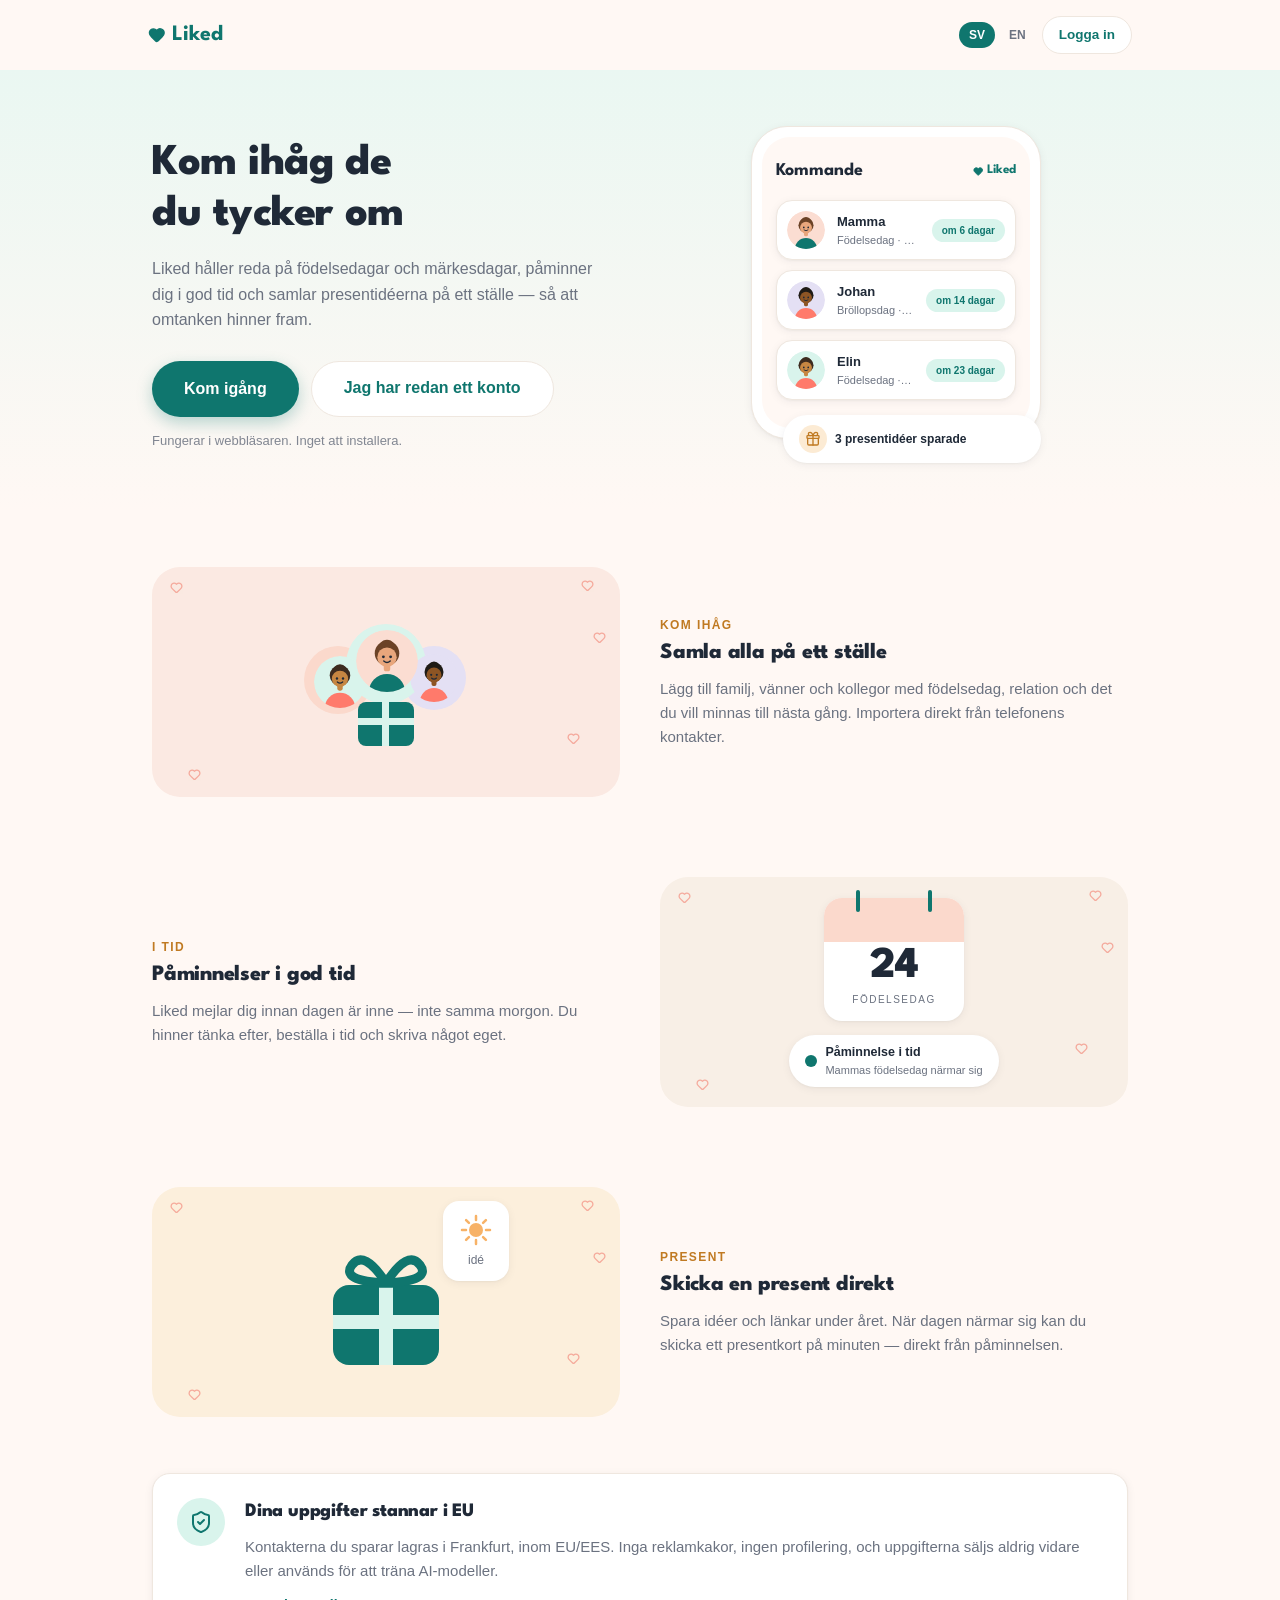
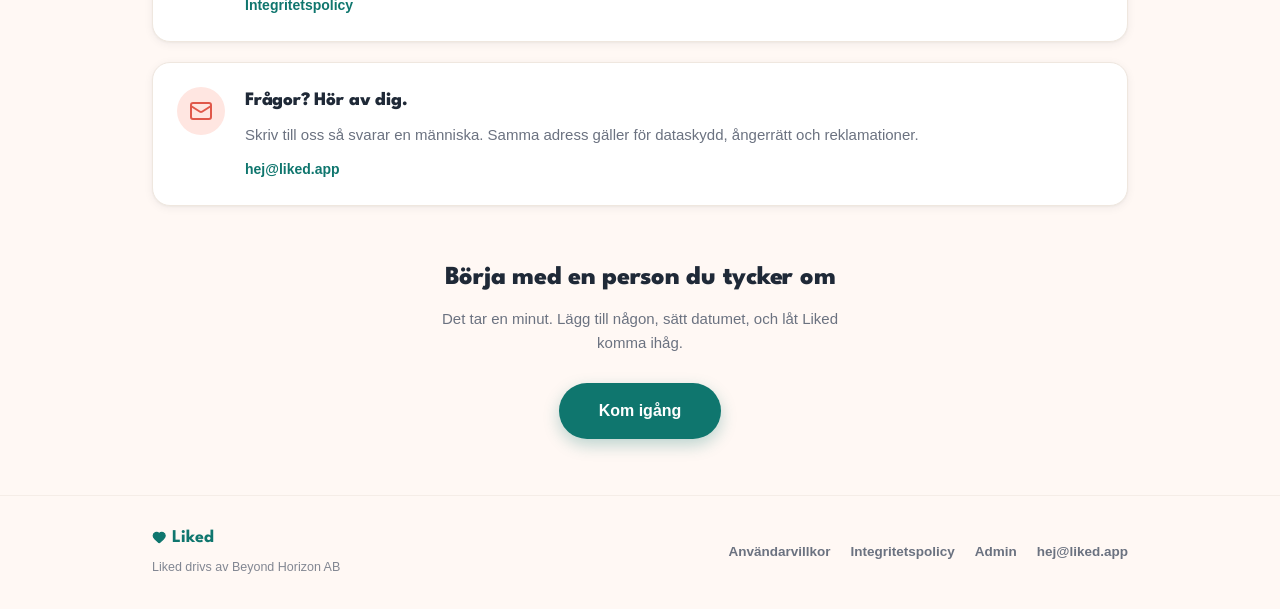
<file: index.html>
<!doctype html>
<!--
  Liked — landningssidan på liked.app (svenska).

  Statisk sida, ingen byggkedja: den här filen och styles.css är hela sajten. Allt
  som handlar om själva appen — konto, inloggning, villkor, integritet — ligger på
  app.liked.app. Ingen länk härifrån pekar tillbaka på liked.app/nånting, eftersom
  det bara är den här sidan som bor här.

  Engelska versionen ligger i en/index.html och är samma markup med översatt text.
  De två filerna har ingen gemensam källa — ändras den ena måste den andra ändras
  samtidigt.

  Länkarna till systersidan och till stilmallen är relativa med flit: sidan ska fungera
  oavsett om den ligger på roten av en domän eller under en undersökväg. Skriv aldrig om
  dem till /styles.css.
-->
<html lang="sv">
  <head>
    <meta charset="utf-8" />
    <meta name="viewport" content="width=device-width, initial-scale=1, viewport-fit=cover" />
    <meta name="theme-color" content="#FFF8F4" media="(prefers-color-scheme: light)" />
    <meta name="theme-color" content="#17211F" media="(prefers-color-scheme: dark)" />

    <!--
      Ägarverifiering för Google Search Console. Egendomen https://liked.app/ är redan
      verifierad med exakt den här taggen (den satt i appens src/routes/__root.tsx när
      liked.app pekade på appen). Nu är det den här sajten som svarar på adressen, så
      taggen måste följa med hit — annars tappas verifieringen vid nästa kontroll.
    -->
    <meta name="google-site-verification" content="Lhon6hnaoRQULPrVS2j6q814wp-fIXaMvegh_9Yv-M0" />

    <title>Liked — Kom ihåg de du tycker om</title>
    <meta
      name="description"
      content="Personlig app som hjälper dig komma ihåg människor du tycker om och planera omtänksamma presenter."
    />
    <link rel="canonical" href="https://liked.app/" />
    <link rel="alternate" hreflang="sv" href="https://liked.app/" />
    <link rel="alternate" hreflang="en" href="https://liked.app/en/" />
    <link rel="alternate" hreflang="x-default" href="https://liked.app/" />

    <meta property="og:site_name" content="Liked" />
    <meta property="og:type" content="website" />
    <meta property="og:url" content="https://liked.app/" />
    <meta property="og:locale" content="sv_SE" />
    <meta property="og:locale:alternate" content="en_GB" />
    <meta property="og:title" content="Liked — Kom ihåg de du tycker om" />
    <meta
      property="og:description"
      content="Kom ihåg de du tycker om och planera omtänksamma presenter."
    />
    <meta property="og:image" content="https://liked.app/og-image.png" />
    <meta property="og:image:width" content="1200" />
    <meta property="og:image:height" content="630" />
    <meta
      property="og:image:alt"
      content="Liked — appen som påminner dig om de du tycker om"
    />
    <meta name="twitter:card" content="summary_large_image" />
    <meta name="twitter:title" content="Liked — Kom ihåg de du tycker om" />
    <meta
      name="twitter:description"
      content="Kom ihåg de du tycker om och planera omtänksamma presenter."
    />
    <meta name="twitter:image" content="https://liked.app/og-image.png" />

    <link rel="icon" href="favicon.svg" type="image/svg+xml" />
    <link rel="icon" href="favicon-48.png" type="image/png" sizes="48x48" />
    <link rel="apple-touch-icon" href="apple-touch-icon.png" sizes="180x180" />

    <link rel="preconnect" href="https://fonts.googleapis.com" />
    <link rel="preconnect" href="https://fonts.gstatic.com" crossorigin />
    <link
      rel="stylesheet"
      href="https://fonts.googleapis.com/css2?family=League+Spartan:wght@300;400;500;600;700;800&display=swap"
    />
    <link rel="stylesheet" href="styles.css" />

    <!--
      Strukturerad data: vad sajten är (WebSite) och vad den beskriver (SoftwareApplication).
      Bara påståenden som är sanna i dag och syns på sidan — påhittade betyg eller
      erbjudanden är vad som förvandlar ett rikt sökresultat till en manuell åtgärd.
    -->
    <script type="application/ld+json">
      {
        "@context": "https://schema.org",
        "@graph": [
          {
            "@type": "Organization",
            "@id": "https://liked.app/#organization",
            "name": "Beyond Horizon AB",
            "url": "https://liked.app/",
            "email": "hej@liked.app"
          },
          {
            "@type": "WebSite",
            "@id": "https://liked.app/#website",
            "url": "https://liked.app/",
            "name": "Liked",
            "description": "Personlig app som hjälper dig komma ihåg människor du tycker om och planera omtänksamma presenter.",
            "inLanguage": ["sv-SE", "en-GB"],
            "publisher": { "@id": "https://liked.app/#organization" }
          },
          {
            "@type": "SoftwareApplication",
            "@id": "https://liked.app/#app",
            "name": "Liked",
            "url": "https://app.liked.app/",
            "applicationCategory": "LifestyleApplication",
            "operatingSystem": "Web",
            "inLanguage": ["sv-SE", "en-GB"],
            "image": "https://liked.app/og-image.png",
            "description": "Personlig app som hjälper dig komma ihåg människor du tycker om och planera omtänksamma presenter.",
            "offers": {
              "@type": "Offer",
              "price": "0",
              "priceCurrency": "SEK"
            },
            "publisher": { "@id": "https://liked.app/#organization" }
          }
        ]
      }
    </script>
    <script src="site.js" defer></script>
  </head>

  <body>
    <a class="skip-link" href="#innehall">Hoppa till innehållet</a>

    <header class="site-header container">
      <span class="wordmark">
        <svg
          viewBox="0 0 24 24"
          fill="currentColor"
          stroke="currentColor"
          stroke-width="2"
          stroke-linejoin="round"
          aria-hidden="true"
        >
          <path
            d="M2 9.5a5.5 5.5 0 0 1 9.591-3.676.56.56 0 0 0 .818 0A5.49 5.49 0 0 1 22 9.5c0 2.29-1.5 4-3 5.5l-5.492 5.313a2 2 0 0 1-3 .019L5 15c-1.5-1.5-3-3.2-3-5.5"
          />
        </svg>
        Liked
      </span>
      <div class="header-right">
        <nav class="lang-toggle" aria-label="Språk">
          <a href="./" aria-current="true" hreflang="sv" lang="sv">SV</a>
          <a href="en/" hreflang="en" lang="en">EN</a>
        </nav>
        <a class="btn-sm" href="https://app.liked.app/login">Logga in</a>
      </div>
    </header>

    <main id="innehall">
      <!-- Hero — mint→cream-bandet som inloggningen använder, så sidorna hör ihop. -->
      <div class="hero">
        <div class="hero-inner container">
          <div class="hero-copy">
            <h1>Kom ihåg de
du tycker om</h1>
            <p class="hero-body">
              Liked håller reda på födelsedagar och märkesdagar, påminner dig i god tid och
              samlar presentidéerna på ett ställe — så att omtanken hinner fram.
            </p>

            <div class="hero-actions">
              <a class="btn btn-primary" href="https://app.liked.app/onboarding">Kom igång</a>
              <a class="btn btn-secondary" href="https://app.liked.app/login"
                >Jag har redan ett konto</a
              >
            </div>
            <p class="hero-note">Fungerar i webbläsaren. Inget att installera.</p>
          </div>

          <!--
            En stiliserad bild av appens Datum-flöde, ritad med samma kort, avatarer och
            chip som skärmen använder på riktigt — inte en skärmdump som blir gammal vid
            nästa designändring. Dekorativ: skärmläsare ska inte läsa upp påhittade namn
            och datum.
          -->
          <div class="hero-art">
            <div class="shot" aria-hidden="true">
              <div class="shot-frame">
                <div class="shot-screen">
                  <div class="shot-head">
                    <span class="shot-head-title">Kommande</span>
                    <span class="wordmark" style="font-size: 13px">
                      <svg
                        viewBox="0 0 24 24"
                        fill="currentColor"
                        stroke="currentColor"
                        stroke-width="2"
                        stroke-linejoin="round"
                      >
                        <path
                          d="M2 9.5a5.5 5.5 0 0 1 9.591-3.676.56.56 0 0 0 .818 0A5.49 5.49 0 0 1 22 9.5c0 2.29-1.5 4-3 5.5l-5.492 5.313a2 2 0 0 1-3 .019L5 15c-1.5-1.5-3-3.2-3-5.5"
                        />
                      </svg>
                      Liked
                    </span>
                  </div>
                  <div class="shot-rows">
                    <div class="shot-row">
                      <svg class="avatar avatar-0" width="38" height="38" viewBox="0 0 48 48">
                        <circle cx="24" cy="24" r="24" fill="var(--av-bg)" />
                        <path d="M10 48 a14 14 0 0 1 28 0 Z" fill="var(--av-shirt)" />
                        <rect x="21.5" y="26" width="5" height="6" rx="2" fill="var(--av-skin)" />
                        <circle cx="24" cy="18" r="9.5" fill="var(--av-hair)" />
                        <circle cx="24" cy="21" r="7.5" fill="var(--av-skin)" />
                        <path
                          d="M16.5 18.5 a7.5 7.5 0 0 1 15 0 l0 -2 a7.5 9 0 0 0 -15 0 Z"
                          fill="var(--av-hair)"
                        />
                        <circle cx="21.2" cy="20.8" r="1.1" fill="#1F2937" />
                        <circle cx="26.8" cy="20.8" r="1.1" fill="#1F2937" />
                        <path
                          d="M21.5 24 Q24 26.2 26.5 24"
                          stroke="#1F2937"
                          stroke-width="1.1"
                          stroke-linecap="round"
                          fill="none"
                        />
                      </svg>
                      <div class="shot-row-text">
                        <p class="shot-row-name">Mamma</p>
                        <p class="shot-row-meta">Födelsedag · 24 sep</p>
                      </div>
                      <span class="shot-badge">om 6 dagar</span>
                    </div>
                    <div class="shot-row">
                      <svg class="avatar avatar-3" width="38" height="38" viewBox="0 0 48 48">
                        <circle cx="24" cy="24" r="24" fill="var(--av-bg)" />
                        <path d="M10 48 a14 14 0 0 1 28 0 Z" fill="var(--av-shirt)" />
                        <rect x="21.5" y="26" width="5" height="6" rx="2" fill="var(--av-skin)" />
                        <circle cx="24" cy="18" r="9.5" fill="var(--av-hair)" />
                        <circle cx="24" cy="21" r="7.5" fill="var(--av-skin)" />
                        <path
                          d="M16.5 18.5 a7.5 7.5 0 0 1 15 0 l0 -2 a7.5 9 0 0 0 -15 0 Z"
                          fill="var(--av-hair)"
                        />
                        <circle cx="21.2" cy="20.8" r="1.1" fill="#1F2937" />
                        <circle cx="26.8" cy="20.8" r="1.1" fill="#1F2937" />
                        <path
                          d="M21.5 24 Q24 26.2 26.5 24"
                          stroke="#1F2937"
                          stroke-width="1.1"
                          stroke-linecap="round"
                          fill="none"
                        />
                      </svg>
                      <div class="shot-row-text">
                        <p class="shot-row-name">Johan</p>
                        <p class="shot-row-meta">Bröllopsdag · 2 okt</p>
                      </div>
                      <span class="shot-badge">om 14 dagar</span>
                    </div>
                    <div class="shot-row">
                      <svg class="avatar avatar-1" width="38" height="38" viewBox="0 0 48 48">
                        <circle cx="24" cy="24" r="24" fill="var(--av-bg)" />
                        <path d="M10 48 a14 14 0 0 1 28 0 Z" fill="var(--av-shirt)" />
                        <rect x="21.5" y="26" width="5" height="6" rx="2" fill="var(--av-skin)" />
                        <circle cx="24" cy="18" r="9.5" fill="var(--av-hair)" />
                        <circle cx="24" cy="21" r="7.5" fill="var(--av-skin)" />
                        <path
                          d="M16.5 18.5 a7.5 7.5 0 0 1 15 0 l0 -2 a7.5 9 0 0 0 -15 0 Z"
                          fill="var(--av-hair)"
                        />
                        <circle cx="21.2" cy="20.8" r="1.1" fill="#1F2937" />
                        <circle cx="26.8" cy="20.8" r="1.1" fill="#1F2937" />
                        <path
                          d="M21.5 24 Q24 26.2 26.5 24"
                          stroke="#1F2937"
                          stroke-width="1.1"
                          stroke-linecap="round"
                          fill="none"
                        />
                      </svg>
                      <div class="shot-row-text">
                        <p class="shot-row-name">Elin</p>
                        <p class="shot-row-meta">Födelsedag · 11 okt</p>
                      </div>
                      <span class="shot-badge">om 23 dagar</span>
                    </div>
                  </div>
                </div>
              </div>

              <!-- Presentidéerna som ligger och väntar — flyter utanför ramen. -->
              <div class="shot-idea">
                <span class="shot-idea-icon">
                  <svg
                    viewBox="0 0 24 24"
                    fill="none"
                    stroke="currentColor"
                    stroke-width="2"
                    stroke-linecap="round"
                    stroke-linejoin="round"
                  >
                    <path d="M12 7v14" />
                    <path d="M20 11v8a2 2 0 0 1-2 2H6a2 2 0 0 1-2-2v-8" />
                    <path d="M7.5 7a1 1 0 0 1 0-5A4.8 8 0 0 1 12 7a4.8 8 0 0 1 4.5-5 1 1 0 0 1 0 5" />
                    <rect x="3" y="7" width="18" height="4" rx="1" />
                  </svg>
                </span>
                <span class="shot-idea-text">3 presentidéer sparade</span>
              </div>
            </div>
          </div>
        </div>
      </div>

      <div class="container">
        <div class="features">
          <section class="feature">
            <div class="feature-art">
              <div class="panel panel-1">
                <svg
                  class="panel-heart panel-heart-1"
                  viewBox="0 0 24 24"
                  fill="none"
                  stroke="currentColor"
                  stroke-width="2.4"
                  stroke-linecap="round"
                  stroke-linejoin="round"
                  aria-hidden="true"
                >
                  <path
                    d="M2 9.5a5.5 5.5 0 0 1 9.591-3.676.56.56 0 0 0 .818 0A5.49 5.49 0 0 1 22 9.5c0 2.29-1.5 4-3 5.5l-5.492 5.313a2 2 0 0 1-3 .019L5 15c-1.5-1.5-3-3.2-3-5.5"
                  />
                </svg>
                <svg
                  class="panel-heart panel-heart-2"
                  viewBox="0 0 24 24"
                  fill="none"
                  stroke="currentColor"
                  stroke-width="2.4"
                  stroke-linecap="round"
                  stroke-linejoin="round"
                  aria-hidden="true"
                >
                  <path
                    d="M2 9.5a5.5 5.5 0 0 1 9.591-3.676.56.56 0 0 0 .818 0A5.49 5.49 0 0 1 22 9.5c0 2.29-1.5 4-3 5.5l-5.492 5.313a2 2 0 0 1-3 .019L5 15c-1.5-1.5-3-3.2-3-5.5"
                  />
                </svg>
                <svg
                  class="panel-heart panel-heart-3"
                  viewBox="0 0 24 24"
                  fill="none"
                  stroke="currentColor"
                  stroke-width="2.4"
                  stroke-linecap="round"
                  stroke-linejoin="round"
                  aria-hidden="true"
                >
                  <path
                    d="M2 9.5a5.5 5.5 0 0 1 9.591-3.676.56.56 0 0 0 .818 0A5.49 5.49 0 0 1 22 9.5c0 2.29-1.5 4-3 5.5l-5.492 5.313a2 2 0 0 1-3 .019L5 15c-1.5-1.5-3-3.2-3-5.5"
                  />
                </svg>
                <svg
                  class="panel-heart panel-heart-4"
                  viewBox="0 0 24 24"
                  fill="none"
                  stroke="currentColor"
                  stroke-width="2.4"
                  stroke-linecap="round"
                  stroke-linejoin="round"
                  aria-hidden="true"
                >
                  <path
                    d="M2 9.5a5.5 5.5 0 0 1 9.591-3.676.56.56 0 0 0 .818 0A5.49 5.49 0 0 1 22 9.5c0 2.29-1.5 4-3 5.5l-5.492 5.313a2 2 0 0 1-3 .019L5 15c-1.5-1.5-3-3.2-3-5.5"
                  />
                </svg>
                <svg
                  class="panel-heart panel-heart-5"
                  viewBox="0 0 24 24"
                  fill="none"
                  stroke="currentColor"
                  stroke-width="2.4"
                  stroke-linecap="round"
                  stroke-linejoin="round"
                  aria-hidden="true"
                >
                  <path
                    d="M2 9.5a5.5 5.5 0 0 1 9.591-3.676.56.56 0 0 0 .818 0A5.49 5.49 0 0 1 22 9.5c0 2.29-1.5 4-3 5.5l-5.492 5.313a2 2 0 0 1-3 .019L5 15c-1.5-1.5-3-3.2-3-5.5"
                  />
                </svg>

                <!-- Steg 1: tre människor över en tealfärgad presentask. -->
                <div class="illo-people" aria-hidden="true">
                  <span class="blob blob-a"></span>
                  <span class="blob blob-b"></span>
                  <span class="blob blob-c"></span>
                  <svg class="avatar avatar-1 person-a" width="52" height="52" viewBox="0 0 48 48">
                    <circle cx="24" cy="24" r="24" fill="var(--av-bg)" />
                    <path d="M10 48 a14 14 0 0 1 28 0 Z" fill="var(--av-shirt)" />
                    <rect x="21.5" y="26" width="5" height="6" rx="2" fill="var(--av-skin)" />
                    <circle cx="24" cy="18" r="9.5" fill="var(--av-hair)" />
                    <circle cx="24" cy="21" r="7.5" fill="var(--av-skin)" />
                    <path
                      d="M16.5 18.5 a7.5 7.5 0 0 1 15 0 l0 -2 a7.5 9 0 0 0 -15 0 Z"
                      fill="var(--av-hair)"
                    />
                    <circle cx="21.2" cy="20.8" r="1.1" fill="#1F2937" />
                    <circle cx="26.8" cy="20.8" r="1.1" fill="#1F2937" />
                    <path
                      d="M21.5 24 Q24 26.2 26.5 24"
                      stroke="#1F2937"
                      stroke-width="1.1"
                      stroke-linecap="round"
                      fill="none"
                    />
                  </svg>
                  <svg class="avatar avatar-3 person-b" width="48" height="48" viewBox="0 0 48 48">
                    <circle cx="24" cy="24" r="24" fill="var(--av-bg)" />
                    <path d="M10 48 a14 14 0 0 1 28 0 Z" fill="var(--av-shirt)" />
                    <rect x="21.5" y="26" width="5" height="6" rx="2" fill="var(--av-skin)" />
                    <circle cx="24" cy="18" r="9.5" fill="var(--av-hair)" />
                    <circle cx="24" cy="21" r="7.5" fill="var(--av-skin)" />
                    <path
                      d="M16.5 18.5 a7.5 7.5 0 0 1 15 0 l0 -2 a7.5 9 0 0 0 -15 0 Z"
                      fill="var(--av-hair)"
                    />
                    <circle cx="21.2" cy="20.8" r="1.1" fill="#1F2937" />
                    <circle cx="26.8" cy="20.8" r="1.1" fill="#1F2937" />
                    <path
                      d="M21.5 24 Q24 26.2 26.5 24"
                      stroke="#1F2937"
                      stroke-width="1.1"
                      stroke-linecap="round"
                      fill="none"
                    />
                  </svg>
                  <svg class="avatar avatar-0 person-c" width="62" height="62" viewBox="0 0 48 48">
                    <circle cx="24" cy="24" r="24" fill="var(--av-bg)" />
                    <path d="M10 48 a14 14 0 0 1 28 0 Z" fill="var(--av-shirt)" />
                    <rect x="21.5" y="26" width="5" height="6" rx="2" fill="var(--av-skin)" />
                    <circle cx="24" cy="18" r="9.5" fill="var(--av-hair)" />
                    <circle cx="24" cy="21" r="7.5" fill="var(--av-skin)" />
                    <path
                      d="M16.5 18.5 a7.5 7.5 0 0 1 15 0 l0 -2 a7.5 9 0 0 0 -15 0 Z"
                      fill="var(--av-hair)"
                    />
                    <circle cx="21.2" cy="20.8" r="1.1" fill="#1F2937" />
                    <circle cx="26.8" cy="20.8" r="1.1" fill="#1F2937" />
                    <path
                      d="M21.5 24 Q24 26.2 26.5 24"
                      stroke="#1F2937"
                      stroke-width="1.1"
                      stroke-linecap="round"
                      fill="none"
                    />
                  </svg>
                  <svg class="gift" width="56" height="44" viewBox="0 0 56 44">
                    <rect width="56" height="44" rx="8" fill="var(--gift-box)" />
                    <rect y="16" width="56" height="7" fill="var(--gift-band)" />
                    <rect x="24" width="7" height="44" fill="var(--gift-band)" />
                  </svg>
                </div>
              </div>
            </div>
            <div class="feature-copy">
              <span class="kicker">Kom ihåg</span>
              <h2>Samla alla på ett ställe</h2>
              <p>
                Lägg till familj, vänner och kollegor med födelsedag, relation och det du vill
                minnas till nästa gång. Importera direkt från telefonens kontakter.
              </p>
            </div>
          </section>

          <section class="feature">
            <div class="feature-art">
              <div class="panel panel-2">
                <svg
                  class="panel-heart panel-heart-1"
                  viewBox="0 0 24 24"
                  fill="none"
                  stroke="currentColor"
                  stroke-width="2.4"
                  stroke-linecap="round"
                  stroke-linejoin="round"
                  aria-hidden="true"
                >
                  <path
                    d="M2 9.5a5.5 5.5 0 0 1 9.591-3.676.56.56 0 0 0 .818 0A5.49 5.49 0 0 1 22 9.5c0 2.29-1.5 4-3 5.5l-5.492 5.313a2 2 0 0 1-3 .019L5 15c-1.5-1.5-3-3.2-3-5.5"
                  />
                </svg>
                <svg
                  class="panel-heart panel-heart-2"
                  viewBox="0 0 24 24"
                  fill="none"
                  stroke="currentColor"
                  stroke-width="2.4"
                  stroke-linecap="round"
                  stroke-linejoin="round"
                  aria-hidden="true"
                >
                  <path
                    d="M2 9.5a5.5 5.5 0 0 1 9.591-3.676.56.56 0 0 0 .818 0A5.49 5.49 0 0 1 22 9.5c0 2.29-1.5 4-3 5.5l-5.492 5.313a2 2 0 0 1-3 .019L5 15c-1.5-1.5-3-3.2-3-5.5"
                  />
                </svg>
                <svg
                  class="panel-heart panel-heart-3"
                  viewBox="0 0 24 24"
                  fill="none"
                  stroke="currentColor"
                  stroke-width="2.4"
                  stroke-linecap="round"
                  stroke-linejoin="round"
                  aria-hidden="true"
                >
                  <path
                    d="M2 9.5a5.5 5.5 0 0 1 9.591-3.676.56.56 0 0 0 .818 0A5.49 5.49 0 0 1 22 9.5c0 2.29-1.5 4-3 5.5l-5.492 5.313a2 2 0 0 1-3 .019L5 15c-1.5-1.5-3-3.2-3-5.5"
                  />
                </svg>
                <svg
                  class="panel-heart panel-heart-4"
                  viewBox="0 0 24 24"
                  fill="none"
                  stroke="currentColor"
                  stroke-width="2.4"
                  stroke-linecap="round"
                  stroke-linejoin="round"
                  aria-hidden="true"
                >
                  <path
                    d="M2 9.5a5.5 5.5 0 0 1 9.591-3.676.56.56 0 0 0 .818 0A5.49 5.49 0 0 1 22 9.5c0 2.29-1.5 4-3 5.5l-5.492 5.313a2 2 0 0 1-3 .019L5 15c-1.5-1.5-3-3.2-3-5.5"
                  />
                </svg>
                <svg
                  class="panel-heart panel-heart-5"
                  viewBox="0 0 24 24"
                  fill="none"
                  stroke="currentColor"
                  stroke-width="2.4"
                  stroke-linecap="round"
                  stroke-linejoin="round"
                  aria-hidden="true"
                >
                  <path
                    d="M2 9.5a5.5 5.5 0 0 1 9.591-3.676.56.56 0 0 0 .818 0A5.49 5.49 0 0 1 22 9.5c0 2.29-1.5 4-3 5.5l-5.492 5.313a2 2 0 0 1-3 .019L5 15c-1.5-1.5-3-3.2-3-5.5"
                  />
                </svg>

                <!-- Steg 2: avrivningskalender + notisplupp. -->
                <div class="illo-reminder" aria-hidden="true">
                  <div class="calendar">
                    <div class="calendar-top">
                      <span class="calendar-ring calendar-ring-l"></span>
                      <span class="calendar-ring calendar-ring-r"></span>
                    </div>
                    <div class="calendar-day">24</div>
                    <div class="calendar-label">FÖDELSEDAG</div>
                  </div>
                  <div class="notif">
                    <span class="notif-dot"></span>
                    <span>
                      <span class="notif-title">Påminnelse i tid</span>
                      <span class="notif-body">Mammas födelsedag närmar sig</span>
                    </span>
                  </div>
                </div>
              </div>
            </div>
            <div class="feature-copy">
              <span class="kicker">I tid</span>
              <h2>Påminnelser i god tid</h2>
              <p>
                Liked mejlar dig innan dagen är inne — inte samma morgon. Du hinner tänka efter,
                beställa i tid och skriva något eget.
              </p>
            </div>
          </section>

          <section class="feature">
            <div class="feature-art">
              <div class="panel panel-3">
                <svg
                  class="panel-heart panel-heart-1"
                  viewBox="0 0 24 24"
                  fill="none"
                  stroke="currentColor"
                  stroke-width="2.4"
                  stroke-linecap="round"
                  stroke-linejoin="round"
                  aria-hidden="true"
                >
                  <path
                    d="M2 9.5a5.5 5.5 0 0 1 9.591-3.676.56.56 0 0 0 .818 0A5.49 5.49 0 0 1 22 9.5c0 2.29-1.5 4-3 5.5l-5.492 5.313a2 2 0 0 1-3 .019L5 15c-1.5-1.5-3-3.2-3-5.5"
                  />
                </svg>
                <svg
                  class="panel-heart panel-heart-2"
                  viewBox="0 0 24 24"
                  fill="none"
                  stroke="currentColor"
                  stroke-width="2.4"
                  stroke-linecap="round"
                  stroke-linejoin="round"
                  aria-hidden="true"
                >
                  <path
                    d="M2 9.5a5.5 5.5 0 0 1 9.591-3.676.56.56 0 0 0 .818 0A5.49 5.49 0 0 1 22 9.5c0 2.29-1.5 4-3 5.5l-5.492 5.313a2 2 0 0 1-3 .019L5 15c-1.5-1.5-3-3.2-3-5.5"
                  />
                </svg>
                <svg
                  class="panel-heart panel-heart-3"
                  viewBox="0 0 24 24"
                  fill="none"
                  stroke="currentColor"
                  stroke-width="2.4"
                  stroke-linecap="round"
                  stroke-linejoin="round"
                  aria-hidden="true"
                >
                  <path
                    d="M2 9.5a5.5 5.5 0 0 1 9.591-3.676.56.56 0 0 0 .818 0A5.49 5.49 0 0 1 22 9.5c0 2.29-1.5 4-3 5.5l-5.492 5.313a2 2 0 0 1-3 .019L5 15c-1.5-1.5-3-3.2-3-5.5"
                  />
                </svg>
                <svg
                  class="panel-heart panel-heart-4"
                  viewBox="0 0 24 24"
                  fill="none"
                  stroke="currentColor"
                  stroke-width="2.4"
                  stroke-linecap="round"
                  stroke-linejoin="round"
                  aria-hidden="true"
                >
                  <path
                    d="M2 9.5a5.5 5.5 0 0 1 9.591-3.676.56.56 0 0 0 .818 0A5.49 5.49 0 0 1 22 9.5c0 2.29-1.5 4-3 5.5l-5.492 5.313a2 2 0 0 1-3 .019L5 15c-1.5-1.5-3-3.2-3-5.5"
                  />
                </svg>
                <svg
                  class="panel-heart panel-heart-5"
                  viewBox="0 0 24 24"
                  fill="none"
                  stroke="currentColor"
                  stroke-width="2.4"
                  stroke-linecap="round"
                  stroke-linejoin="round"
                  aria-hidden="true"
                >
                  <path
                    d="M2 9.5a5.5 5.5 0 0 1 9.591-3.676.56.56 0 0 0 .818 0A5.49 5.49 0 0 1 22 9.5c0 2.29-1.5 4-3 5.5l-5.492 5.313a2 2 0 0 1-3 .019L5 15c-1.5-1.5-3-3.2-3-5.5"
                  />
                </svg>

                <!-- Steg 3: den stora presenten med rosett + ett svävande idékort. -->
                <div class="illo-gift" aria-hidden="true">
                  <svg width="170" height="150" viewBox="0 0 170 150">
                    <rect x="32" y="58" width="106" height="80" rx="16" fill="var(--gift-box)" />
                    <rect x="32" y="88" width="106" height="14" fill="var(--gift-band)" />
                    <rect x="78" y="58" width="14" height="80" fill="var(--gift-band)" />
                    <path
                      d="M85 56 q-22-34-34-18t34 18z M85 56 q22-34 34-18t-34 18z"
                      fill="none"
                      stroke="var(--gift-box)"
                      stroke-width="9"
                    />
                  </svg>
                  <div class="idea-card">
                    <svg width="34" height="34" viewBox="0 0 34 34">
                      <circle cx="17" cy="17" r="7" fill="#F7B267" />
                      <g stroke="#F7B267" stroke-width="2.5" stroke-linecap="round">
                        <line x1="27" y1="17" x2="31" y2="17" />
                        <line x1="24.07" y1="24.07" x2="26.9" y2="26.9" />
                        <line x1="17" y1="27" x2="17" y2="31" />
                        <line x1="9.93" y1="24.07" x2="7.1" y2="26.9" />
                        <line x1="7" y1="17" x2="3" y2="17" />
                        <line x1="9.93" y1="9.93" x2="7.1" y2="7.1" />
                        <line x1="17" y1="7" x2="17" y2="3" />
                        <line x1="24.07" y1="9.93" x2="26.9" y2="7.1" />
                      </g>
                    </svg>
                    <span class="idea-label">idé</span>
                  </div>
                </div>
              </div>
            </div>
            <div class="feature-copy">
              <span class="kicker">Present</span>
              <h2>Skicka en present direkt</h2>
              <p>
                Spara idéer och länkar under året. När dagen närmar sig kan du skicka ett
                presentkort på minuten — direkt från påminnelsen.
              </p>
            </div>
          </section>
        </div>

        <section class="info-card">
          <span class="info-icon info-icon-teal">
            <svg
              viewBox="0 0 24 24"
              fill="none"
              stroke="currentColor"
              stroke-width="2"
              stroke-linecap="round"
              stroke-linejoin="round"
              aria-hidden="true"
            >
              <path
                d="M20 13c0 5-3.5 7.5-7.66 8.95a1 1 0 0 1-.67-.01C7.5 20.5 4 18 4 13V6a1 1 0 0 1 1-1c2 0 4.5-1.2 6.24-2.72a1.17 1.17 0 0 1 1.52 0C14.51 3.81 17 5 19 5a1 1 0 0 1 1 1z"
              />
              <path d="m9 12 2 2 4-4" />
            </svg>
          </span>
          <div class="info-body">
            <h2>Dina uppgifter stannar i EU</h2>
            <p>
              Kontakterna du sparar lagras i Frankfurt, inom EU/EES. Inga reklamkakor, ingen
              profilering, och uppgifterna säljs aldrig vidare eller används för att träna
              AI-modeller.
            </p>
            <a class="info-link" href="https://app.liked.app/integritet">Integritetspolicy</a>
          </div>
        </section>

        <!-- Supportkanalen — en adress, läst av en människa, synlig utan att man loggar in. -->
        <section class="info-card">
          <span class="info-icon info-icon-coral">
            <svg
              viewBox="0 0 24 24"
              fill="none"
              stroke="currentColor"
              stroke-width="2"
              stroke-linecap="round"
              stroke-linejoin="round"
              aria-hidden="true"
            >
              <path d="m22 7-8.991 5.727a2 2 0 0 1-2.009 0L2 7" />
              <rect x="2" y="4" width="20" height="16" rx="2" />
            </svg>
          </span>
          <div class="info-body">
            <h2>Frågor? Hör av dig.</h2>
            <p>
              Skriv till oss så svarar en människa. Samma adress gäller för dataskydd, ångerrätt
              och reklamationer.
            </p>
            <a class="info-link" href="mailto:hej@liked.app">hej@liked.app</a>
          </div>
        </section>

        <section class="closing">
          <h2>Börja med en person du tycker om</h2>
          <p>Det tar en minut. Lägg till någon, sätt datumet, och låt Liked komma ihåg.</p>
          <a class="btn btn-primary" href="https://app.liked.app/onboarding">Kom igång</a>
        </section>
      </div>
    </main>

    <footer class="site-footer">
      <div class="footer-inner container">
        <div>
          <span class="wordmark" style="font-size: 18px">
            <svg
              viewBox="0 0 24 24"
              fill="currentColor"
              stroke="currentColor"
              stroke-width="2"
              stroke-linejoin="round"
              aria-hidden="true"
            >
              <path
                d="M2 9.5a5.5 5.5 0 0 1 9.591-3.676.56.56 0 0 0 .818 0A5.49 5.49 0 0 1 22 9.5c0 2.29-1.5 4-3 5.5l-5.492 5.313a2 2 0 0 1-3 .019L5 15c-1.5-1.5-3-3.2-3-5.5"
              />
            </svg>
            Liked
          </span>
          <p class="footer-made-by">Liked drivs av Beyond Horizon AB</p>
        </div>
        <nav class="footer-nav">
          <a href="https://app.liked.app/villkor">Användarvillkor</a>
          <a href="https://app.liked.app/integritet">Integritetspolicy</a>
          <a href="https://app.liked.app/admin">Admin</a>
          <a href="mailto:hej@liked.app">hej@liked.app</a>
        </nav>
      </div>
    </footer>
  </body>
</html>
</file>
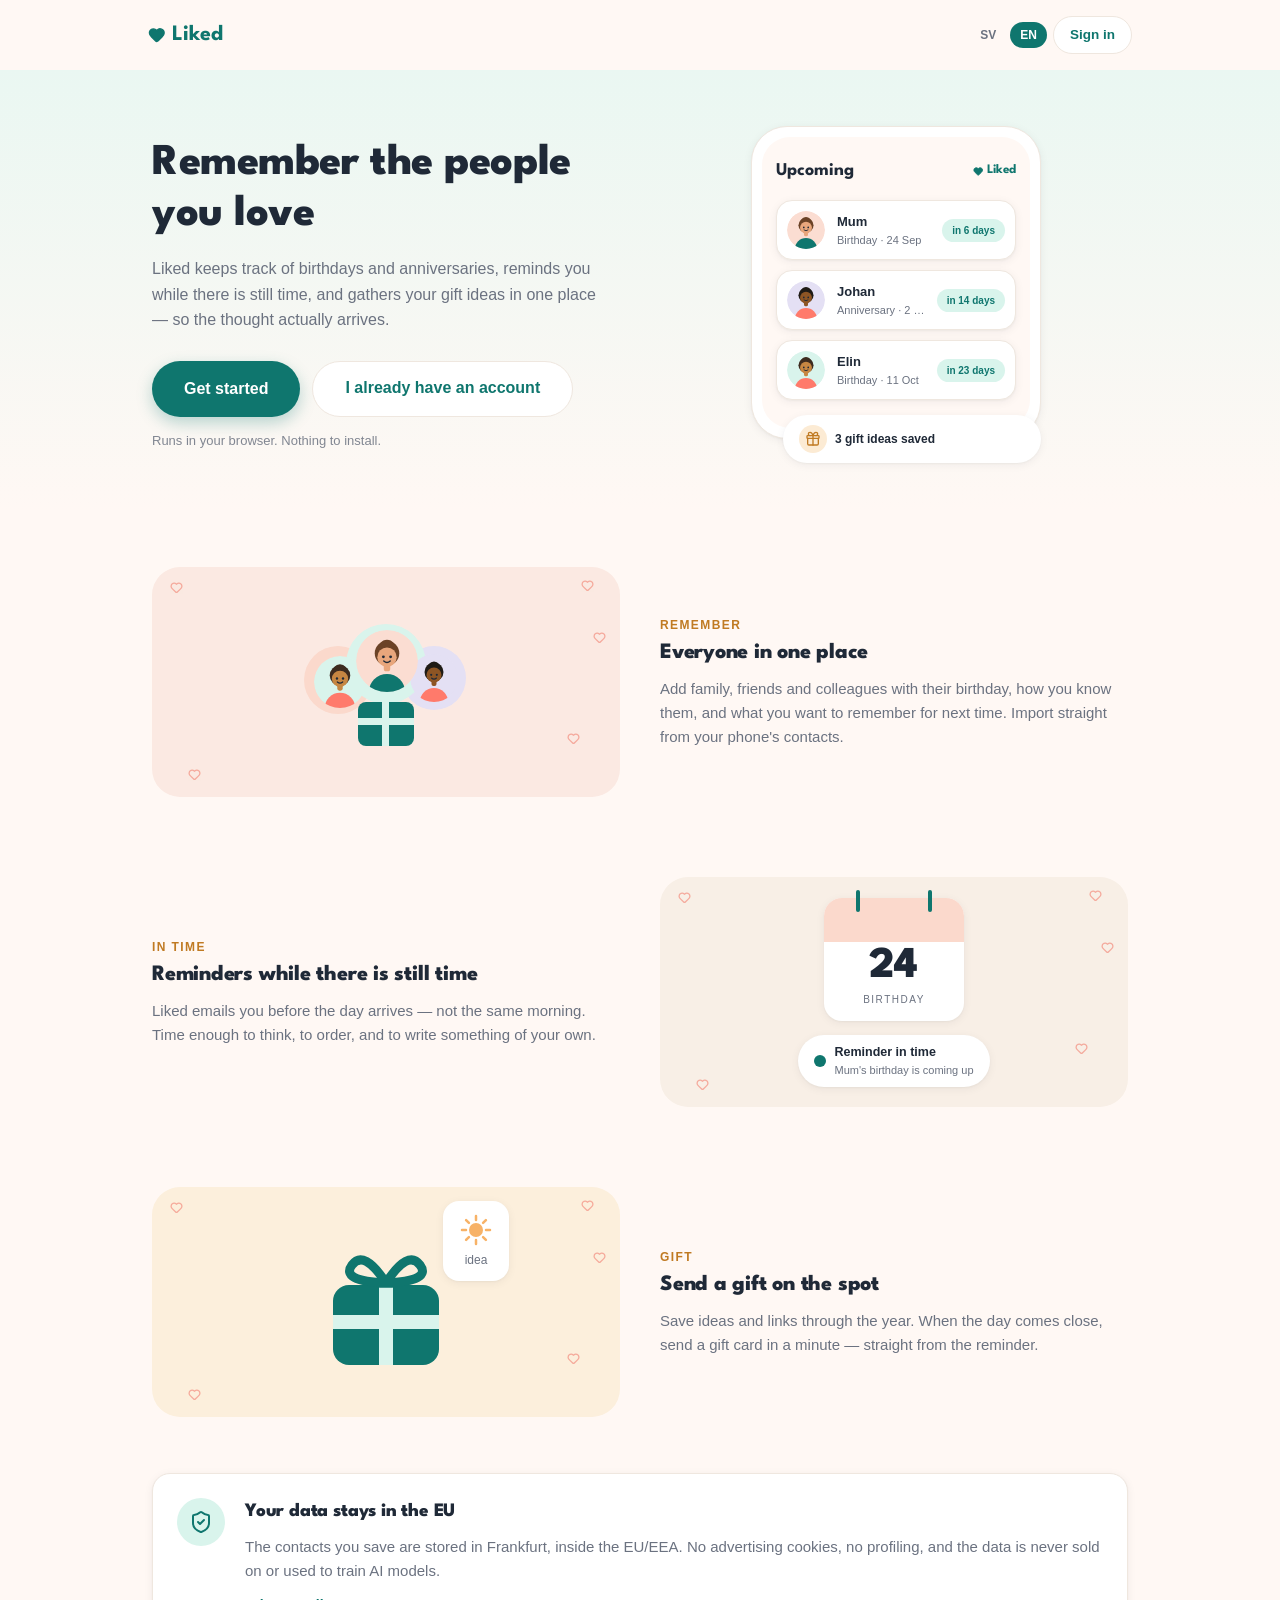
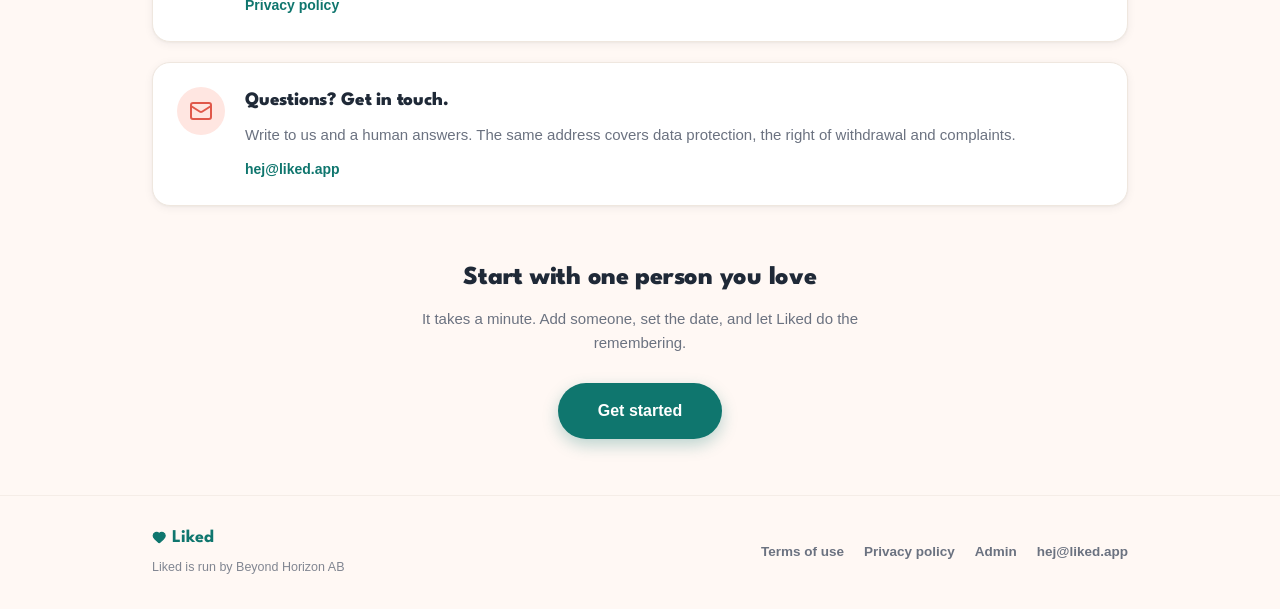
<file: en/index.html>
<!doctype html>
<!--
  Liked — landningssidan på liked.app (engelska).

  Statisk sida, ingen byggkedja: den här filen och styles.css är hela sajten. Allt
  som handlar om själva appen — konto, inloggning, villkor, integritet — ligger på
  app.liked.app. Ingen länk härifrån pekar tillbaka på liked.app/nånting, eftersom
  det bara är den här sidan som bor här.

  Svenska versionen ligger i ../index.html och är samma markup med svensk text.
  De två filerna har ingen gemensam källa — ändras den ena måste den andra ändras
  samtidigt.

  Länkarna till systersidan och till stilmallen är relativa med flit: sidan ska fungera
  oavsett om den ligger på roten av en domän eller under en undersökväg. Skriv aldrig om
  dem till /styles.css.
-->
<html lang="en">
  <head>
    <meta charset="utf-8" />
    <meta name="viewport" content="width=device-width, initial-scale=1, viewport-fit=cover" />
    <meta name="theme-color" content="#FFF8F4" media="(prefers-color-scheme: light)" />
    <meta name="theme-color" content="#17211F" media="(prefers-color-scheme: dark)" />

    <!--
      Ägarverifiering för Google Search Console. Egendomen https://liked.app/ är redan
      verifierad med exakt den här taggen (den satt i appens src/routes/__root.tsx när
      liked.app pekade på appen). Nu är det den här sajten som svarar på adressen, så
      taggen måste följa med hit — annars tappas verifieringen vid nästa kontroll.
    -->
    <meta name="google-site-verification" content="Lhon6hnaoRQULPrVS2j6q814wp-fIXaMvegh_9Yv-M0" />

    <title>Liked — Remember the people you love</title>
    <meta
      name="description"
      content="A personal app that helps you remember the people you love and plan thoughtful gifts."
    />
    <link rel="canonical" href="https://liked.app/en/" />
    <link rel="alternate" hreflang="sv" href="https://liked.app/" />
    <link rel="alternate" hreflang="en" href="https://liked.app/en/" />
    <link rel="alternate" hreflang="x-default" href="https://liked.app/" />

    <meta property="og:site_name" content="Liked" />
    <meta property="og:type" content="website" />
    <meta property="og:url" content="https://liked.app/en/" />
    <meta property="og:locale" content="en_GB" />
    <meta property="og:locale:alternate" content="sv_SE" />
    <meta property="og:title" content="Liked — Remember the people you love" />
    <meta
      property="og:description"
      content="Remember the people you love and plan thoughtful gifts."
    />
    <meta property="og:image" content="https://liked.app/og-image.png" />
    <meta property="og:image:width" content="1200" />
    <meta property="og:image:height" content="630" />
    <meta
      property="og:image:alt"
      content="Liked — the app that reminds you of the people you love"
    />
    <meta name="twitter:card" content="summary_large_image" />
    <meta name="twitter:title" content="Liked — Remember the people you love" />
    <meta
      name="twitter:description"
      content="Remember the people you love and plan thoughtful gifts."
    />
    <meta name="twitter:image" content="https://liked.app/og-image.png" />

    <link rel="icon" href="../favicon.svg" type="image/svg+xml" />
    <link rel="icon" href="../favicon-48.png" type="image/png" sizes="48x48" />
    <link rel="apple-touch-icon" href="../apple-touch-icon.png" sizes="180x180" />

    <link rel="preconnect" href="https://fonts.googleapis.com" />
    <link rel="preconnect" href="https://fonts.gstatic.com" crossorigin />
    <link
      rel="stylesheet"
      href="https://fonts.googleapis.com/css2?family=League+Spartan:wght@300;400;500;600;700;800&display=swap"
    />
    <link rel="stylesheet" href="../styles.css" />

    <!--
      Strukturerad data: vad sajten är (WebSite) och vad den beskriver (SoftwareApplication).
      Bara påståenden som är sanna i dag och syns på sidan — påhittade betyg eller
      erbjudanden är vad som förvandlar ett rikt sökresultat till en manuell åtgärd.
    -->
    <script type="application/ld+json">
      {
        "@context": "https://schema.org",
        "@graph": [
          {
            "@type": "Organization",
            "@id": "https://liked.app/#organization",
            "name": "Beyond Horizon AB",
            "url": "https://liked.app/",
            "email": "hej@liked.app"
          },
          {
            "@type": "WebSite",
            "@id": "https://liked.app/#website",
            "url": "https://liked.app/",
            "name": "Liked",
            "description": "A personal app that helps you remember the people you love and plan thoughtful gifts.",
            "inLanguage": ["sv-SE", "en-GB"],
            "publisher": { "@id": "https://liked.app/#organization" }
          },
          {
            "@type": "SoftwareApplication",
            "@id": "https://liked.app/#app",
            "name": "Liked",
            "url": "https://app.liked.app/",
            "applicationCategory": "LifestyleApplication",
            "operatingSystem": "Web",
            "inLanguage": ["sv-SE", "en-GB"],
            "image": "https://liked.app/og-image.png",
            "description": "A personal app that helps you remember the people you love and plan thoughtful gifts.",
            "offers": {
              "@type": "Offer",
              "price": "0",
              "priceCurrency": "SEK"
            },
            "publisher": { "@id": "https://liked.app/#organization" }
          }
        ]
      }
    </script>
    <script src="../site.js" defer></script>
  </head>

  <body>
    <a class="skip-link" href="#content">Skip to content</a>

    <header class="site-header container">
      <span class="wordmark">
        <svg
          viewBox="0 0 24 24"
          fill="currentColor"
          stroke="currentColor"
          stroke-width="2"
          stroke-linejoin="round"
          aria-hidden="true"
        >
          <path
            d="M2 9.5a5.5 5.5 0 0 1 9.591-3.676.56.56 0 0 0 .818 0A5.49 5.49 0 0 1 22 9.5c0 2.29-1.5 4-3 5.5l-5.492 5.313a2 2 0 0 1-3 .019L5 15c-1.5-1.5-3-3.2-3-5.5"
          />
        </svg>
        Liked
      </span>
      <div class="header-right">
        <nav class="lang-toggle" aria-label="Language">
          <a href="../" hreflang="sv" lang="sv">SV</a>
          <a href="./" aria-current="true" hreflang="en" lang="en">EN</a>
        </nav>
        <a class="btn-sm" href="https://app.liked.app/login">Sign in</a>
      </div>
    </header>

    <main id="content">
      <!-- Hero — mint→cream-bandet som inloggningen använder, så sidorna hör ihop. -->
      <div class="hero">
        <div class="hero-inner container">
          <div class="hero-copy">
            <h1>Remember the people
you love</h1>
            <p class="hero-body">
              Liked keeps track of birthdays and anniversaries, reminds you while there is
              still time, and gathers your gift ideas in one place — so the thought actually
              arrives.
            </p>

            <div class="hero-actions">
              <a class="btn btn-primary" href="https://app.liked.app/onboarding">Get started</a>
              <a class="btn btn-secondary" href="https://app.liked.app/login"
                >I already have an account</a
              >
            </div>
            <p class="hero-note">Runs in your browser. Nothing to install.</p>
          </div>

          <!--
            En stiliserad bild av appens Datum-flöde, ritad med samma kort, avatarer och
            chip som skärmen använder på riktigt — inte en skärmdump som blir gammal vid
            nästa designändring. Dekorativ: skärmläsare ska inte läsa upp påhittade namn
            och datum.
          -->
          <div class="hero-art">
            <div class="shot" aria-hidden="true">
              <div class="shot-frame">
                <div class="shot-screen">
                  <div class="shot-head">
                    <span class="shot-head-title">Upcoming</span>
                    <span class="wordmark" style="font-size: 13px">
                      <svg
                        viewBox="0 0 24 24"
                        fill="currentColor"
                        stroke="currentColor"
                        stroke-width="2"
                        stroke-linejoin="round"
                      >
                        <path
                          d="M2 9.5a5.5 5.5 0 0 1 9.591-3.676.56.56 0 0 0 .818 0A5.49 5.49 0 0 1 22 9.5c0 2.29-1.5 4-3 5.5l-5.492 5.313a2 2 0 0 1-3 .019L5 15c-1.5-1.5-3-3.2-3-5.5"
                        />
                      </svg>
                      Liked
                    </span>
                  </div>
                  <div class="shot-rows">
                    <div class="shot-row">
                      <svg class="avatar avatar-0" width="38" height="38" viewBox="0 0 48 48">
                        <circle cx="24" cy="24" r="24" fill="var(--av-bg)" />
                        <path d="M10 48 a14 14 0 0 1 28 0 Z" fill="var(--av-shirt)" />
                        <rect x="21.5" y="26" width="5" height="6" rx="2" fill="var(--av-skin)" />
                        <circle cx="24" cy="18" r="9.5" fill="var(--av-hair)" />
                        <circle cx="24" cy="21" r="7.5" fill="var(--av-skin)" />
                        <path
                          d="M16.5 18.5 a7.5 7.5 0 0 1 15 0 l0 -2 a7.5 9 0 0 0 -15 0 Z"
                          fill="var(--av-hair)"
                        />
                        <circle cx="21.2" cy="20.8" r="1.1" fill="#1F2937" />
                        <circle cx="26.8" cy="20.8" r="1.1" fill="#1F2937" />
                        <path
                          d="M21.5 24 Q24 26.2 26.5 24"
                          stroke="#1F2937"
                          stroke-width="1.1"
                          stroke-linecap="round"
                          fill="none"
                        />
                      </svg>
                      <div class="shot-row-text">
                        <p class="shot-row-name">Mum</p>
                        <p class="shot-row-meta">Birthday · 24 Sep</p>
                      </div>
                      <span class="shot-badge">in 6 days</span>
                    </div>
                    <div class="shot-row">
                      <svg class="avatar avatar-3" width="38" height="38" viewBox="0 0 48 48">
                        <circle cx="24" cy="24" r="24" fill="var(--av-bg)" />
                        <path d="M10 48 a14 14 0 0 1 28 0 Z" fill="var(--av-shirt)" />
                        <rect x="21.5" y="26" width="5" height="6" rx="2" fill="var(--av-skin)" />
                        <circle cx="24" cy="18" r="9.5" fill="var(--av-hair)" />
                        <circle cx="24" cy="21" r="7.5" fill="var(--av-skin)" />
                        <path
                          d="M16.5 18.5 a7.5 7.5 0 0 1 15 0 l0 -2 a7.5 9 0 0 0 -15 0 Z"
                          fill="var(--av-hair)"
                        />
                        <circle cx="21.2" cy="20.8" r="1.1" fill="#1F2937" />
                        <circle cx="26.8" cy="20.8" r="1.1" fill="#1F2937" />
                        <path
                          d="M21.5 24 Q24 26.2 26.5 24"
                          stroke="#1F2937"
                          stroke-width="1.1"
                          stroke-linecap="round"
                          fill="none"
                        />
                      </svg>
                      <div class="shot-row-text">
                        <p class="shot-row-name">Johan</p>
                        <p class="shot-row-meta">Anniversary · 2 Oct</p>
                      </div>
                      <span class="shot-badge">in 14 days</span>
                    </div>
                    <div class="shot-row">
                      <svg class="avatar avatar-1" width="38" height="38" viewBox="0 0 48 48">
                        <circle cx="24" cy="24" r="24" fill="var(--av-bg)" />
                        <path d="M10 48 a14 14 0 0 1 28 0 Z" fill="var(--av-shirt)" />
                        <rect x="21.5" y="26" width="5" height="6" rx="2" fill="var(--av-skin)" />
                        <circle cx="24" cy="18" r="9.5" fill="var(--av-hair)" />
                        <circle cx="24" cy="21" r="7.5" fill="var(--av-skin)" />
                        <path
                          d="M16.5 18.5 a7.5 7.5 0 0 1 15 0 l0 -2 a7.5 9 0 0 0 -15 0 Z"
                          fill="var(--av-hair)"
                        />
                        <circle cx="21.2" cy="20.8" r="1.1" fill="#1F2937" />
                        <circle cx="26.8" cy="20.8" r="1.1" fill="#1F2937" />
                        <path
                          d="M21.5 24 Q24 26.2 26.5 24"
                          stroke="#1F2937"
                          stroke-width="1.1"
                          stroke-linecap="round"
                          fill="none"
                        />
                      </svg>
                      <div class="shot-row-text">
                        <p class="shot-row-name">Elin</p>
                        <p class="shot-row-meta">Birthday · 11 Oct</p>
                      </div>
                      <span class="shot-badge">in 23 days</span>
                    </div>
                  </div>
                </div>
              </div>

              <!-- Presentidéerna som ligger och väntar — flyter utanför ramen. -->
              <div class="shot-idea">
                <span class="shot-idea-icon">
                  <svg
                    viewBox="0 0 24 24"
                    fill="none"
                    stroke="currentColor"
                    stroke-width="2"
                    stroke-linecap="round"
                    stroke-linejoin="round"
                  >
                    <path d="M12 7v14" />
                    <path d="M20 11v8a2 2 0 0 1-2 2H6a2 2 0 0 1-2-2v-8" />
                    <path d="M7.5 7a1 1 0 0 1 0-5A4.8 8 0 0 1 12 7a4.8 8 0 0 1 4.5-5 1 1 0 0 1 0 5" />
                    <rect x="3" y="7" width="18" height="4" rx="1" />
                  </svg>
                </span>
                <span class="shot-idea-text">3 gift ideas saved</span>
              </div>
            </div>
          </div>
        </div>
      </div>

      <div class="container">
        <div class="features">
          <section class="feature">
            <div class="feature-art">
              <div class="panel panel-1">
                <svg
                  class="panel-heart panel-heart-1"
                  viewBox="0 0 24 24"
                  fill="none"
                  stroke="currentColor"
                  stroke-width="2.4"
                  stroke-linecap="round"
                  stroke-linejoin="round"
                  aria-hidden="true"
                >
                  <path
                    d="M2 9.5a5.5 5.5 0 0 1 9.591-3.676.56.56 0 0 0 .818 0A5.49 5.49 0 0 1 22 9.5c0 2.29-1.5 4-3 5.5l-5.492 5.313a2 2 0 0 1-3 .019L5 15c-1.5-1.5-3-3.2-3-5.5"
                  />
                </svg>
                <svg
                  class="panel-heart panel-heart-2"
                  viewBox="0 0 24 24"
                  fill="none"
                  stroke="currentColor"
                  stroke-width="2.4"
                  stroke-linecap="round"
                  stroke-linejoin="round"
                  aria-hidden="true"
                >
                  <path
                    d="M2 9.5a5.5 5.5 0 0 1 9.591-3.676.56.56 0 0 0 .818 0A5.49 5.49 0 0 1 22 9.5c0 2.29-1.5 4-3 5.5l-5.492 5.313a2 2 0 0 1-3 .019L5 15c-1.5-1.5-3-3.2-3-5.5"
                  />
                </svg>
                <svg
                  class="panel-heart panel-heart-3"
                  viewBox="0 0 24 24"
                  fill="none"
                  stroke="currentColor"
                  stroke-width="2.4"
                  stroke-linecap="round"
                  stroke-linejoin="round"
                  aria-hidden="true"
                >
                  <path
                    d="M2 9.5a5.5 5.5 0 0 1 9.591-3.676.56.56 0 0 0 .818 0A5.49 5.49 0 0 1 22 9.5c0 2.29-1.5 4-3 5.5l-5.492 5.313a2 2 0 0 1-3 .019L5 15c-1.5-1.5-3-3.2-3-5.5"
                  />
                </svg>
                <svg
                  class="panel-heart panel-heart-4"
                  viewBox="0 0 24 24"
                  fill="none"
                  stroke="currentColor"
                  stroke-width="2.4"
                  stroke-linecap="round"
                  stroke-linejoin="round"
                  aria-hidden="true"
                >
                  <path
                    d="M2 9.5a5.5 5.5 0 0 1 9.591-3.676.56.56 0 0 0 .818 0A5.49 5.49 0 0 1 22 9.5c0 2.29-1.5 4-3 5.5l-5.492 5.313a2 2 0 0 1-3 .019L5 15c-1.5-1.5-3-3.2-3-5.5"
                  />
                </svg>
                <svg
                  class="panel-heart panel-heart-5"
                  viewBox="0 0 24 24"
                  fill="none"
                  stroke="currentColor"
                  stroke-width="2.4"
                  stroke-linecap="round"
                  stroke-linejoin="round"
                  aria-hidden="true"
                >
                  <path
                    d="M2 9.5a5.5 5.5 0 0 1 9.591-3.676.56.56 0 0 0 .818 0A5.49 5.49 0 0 1 22 9.5c0 2.29-1.5 4-3 5.5l-5.492 5.313a2 2 0 0 1-3 .019L5 15c-1.5-1.5-3-3.2-3-5.5"
                  />
                </svg>

                <!-- Steg 1: tre människor över en tealfärgad presentask. -->
                <div class="illo-people" aria-hidden="true">
                  <span class="blob blob-a"></span>
                  <span class="blob blob-b"></span>
                  <span class="blob blob-c"></span>
                  <svg class="avatar avatar-1 person-a" width="52" height="52" viewBox="0 0 48 48">
                    <circle cx="24" cy="24" r="24" fill="var(--av-bg)" />
                    <path d="M10 48 a14 14 0 0 1 28 0 Z" fill="var(--av-shirt)" />
                    <rect x="21.5" y="26" width="5" height="6" rx="2" fill="var(--av-skin)" />
                    <circle cx="24" cy="18" r="9.5" fill="var(--av-hair)" />
                    <circle cx="24" cy="21" r="7.5" fill="var(--av-skin)" />
                    <path
                      d="M16.5 18.5 a7.5 7.5 0 0 1 15 0 l0 -2 a7.5 9 0 0 0 -15 0 Z"
                      fill="var(--av-hair)"
                    />
                    <circle cx="21.2" cy="20.8" r="1.1" fill="#1F2937" />
                    <circle cx="26.8" cy="20.8" r="1.1" fill="#1F2937" />
                    <path
                      d="M21.5 24 Q24 26.2 26.5 24"
                      stroke="#1F2937"
                      stroke-width="1.1"
                      stroke-linecap="round"
                      fill="none"
                    />
                  </svg>
                  <svg class="avatar avatar-3 person-b" width="48" height="48" viewBox="0 0 48 48">
                    <circle cx="24" cy="24" r="24" fill="var(--av-bg)" />
                    <path d="M10 48 a14 14 0 0 1 28 0 Z" fill="var(--av-shirt)" />
                    <rect x="21.5" y="26" width="5" height="6" rx="2" fill="var(--av-skin)" />
                    <circle cx="24" cy="18" r="9.5" fill="var(--av-hair)" />
                    <circle cx="24" cy="21" r="7.5" fill="var(--av-skin)" />
                    <path
                      d="M16.5 18.5 a7.5 7.5 0 0 1 15 0 l0 -2 a7.5 9 0 0 0 -15 0 Z"
                      fill="var(--av-hair)"
                    />
                    <circle cx="21.2" cy="20.8" r="1.1" fill="#1F2937" />
                    <circle cx="26.8" cy="20.8" r="1.1" fill="#1F2937" />
                    <path
                      d="M21.5 24 Q24 26.2 26.5 24"
                      stroke="#1F2937"
                      stroke-width="1.1"
                      stroke-linecap="round"
                      fill="none"
                    />
                  </svg>
                  <svg class="avatar avatar-0 person-c" width="62" height="62" viewBox="0 0 48 48">
                    <circle cx="24" cy="24" r="24" fill="var(--av-bg)" />
                    <path d="M10 48 a14 14 0 0 1 28 0 Z" fill="var(--av-shirt)" />
                    <rect x="21.5" y="26" width="5" height="6" rx="2" fill="var(--av-skin)" />
                    <circle cx="24" cy="18" r="9.5" fill="var(--av-hair)" />
                    <circle cx="24" cy="21" r="7.5" fill="var(--av-skin)" />
                    <path
                      d="M16.5 18.5 a7.5 7.5 0 0 1 15 0 l0 -2 a7.5 9 0 0 0 -15 0 Z"
                      fill="var(--av-hair)"
                    />
                    <circle cx="21.2" cy="20.8" r="1.1" fill="#1F2937" />
                    <circle cx="26.8" cy="20.8" r="1.1" fill="#1F2937" />
                    <path
                      d="M21.5 24 Q24 26.2 26.5 24"
                      stroke="#1F2937"
                      stroke-width="1.1"
                      stroke-linecap="round"
                      fill="none"
                    />
                  </svg>
                  <svg class="gift" width="56" height="44" viewBox="0 0 56 44">
                    <rect width="56" height="44" rx="8" fill="var(--gift-box)" />
                    <rect y="16" width="56" height="7" fill="var(--gift-band)" />
                    <rect x="24" width="7" height="44" fill="var(--gift-band)" />
                  </svg>
                </div>
              </div>
            </div>
            <div class="feature-copy">
              <span class="kicker">Remember</span>
              <h2>Everyone in one place</h2>
              <p>
                Add family, friends and colleagues with their birthday, how you know them, and
                what you want to remember for next time. Import straight from your phone's
                contacts.
              </p>
            </div>
          </section>

          <section class="feature">
            <div class="feature-art">
              <div class="panel panel-2">
                <svg
                  class="panel-heart panel-heart-1"
                  viewBox="0 0 24 24"
                  fill="none"
                  stroke="currentColor"
                  stroke-width="2.4"
                  stroke-linecap="round"
                  stroke-linejoin="round"
                  aria-hidden="true"
                >
                  <path
                    d="M2 9.5a5.5 5.5 0 0 1 9.591-3.676.56.56 0 0 0 .818 0A5.49 5.49 0 0 1 22 9.5c0 2.29-1.5 4-3 5.5l-5.492 5.313a2 2 0 0 1-3 .019L5 15c-1.5-1.5-3-3.2-3-5.5"
                  />
                </svg>
                <svg
                  class="panel-heart panel-heart-2"
                  viewBox="0 0 24 24"
                  fill="none"
                  stroke="currentColor"
                  stroke-width="2.4"
                  stroke-linecap="round"
                  stroke-linejoin="round"
                  aria-hidden="true"
                >
                  <path
                    d="M2 9.5a5.5 5.5 0 0 1 9.591-3.676.56.56 0 0 0 .818 0A5.49 5.49 0 0 1 22 9.5c0 2.29-1.5 4-3 5.5l-5.492 5.313a2 2 0 0 1-3 .019L5 15c-1.5-1.5-3-3.2-3-5.5"
                  />
                </svg>
                <svg
                  class="panel-heart panel-heart-3"
                  viewBox="0 0 24 24"
                  fill="none"
                  stroke="currentColor"
                  stroke-width="2.4"
                  stroke-linecap="round"
                  stroke-linejoin="round"
                  aria-hidden="true"
                >
                  <path
                    d="M2 9.5a5.5 5.5 0 0 1 9.591-3.676.56.56 0 0 0 .818 0A5.49 5.49 0 0 1 22 9.5c0 2.29-1.5 4-3 5.5l-5.492 5.313a2 2 0 0 1-3 .019L5 15c-1.5-1.5-3-3.2-3-5.5"
                  />
                </svg>
                <svg
                  class="panel-heart panel-heart-4"
                  viewBox="0 0 24 24"
                  fill="none"
                  stroke="currentColor"
                  stroke-width="2.4"
                  stroke-linecap="round"
                  stroke-linejoin="round"
                  aria-hidden="true"
                >
                  <path
                    d="M2 9.5a5.5 5.5 0 0 1 9.591-3.676.56.56 0 0 0 .818 0A5.49 5.49 0 0 1 22 9.5c0 2.29-1.5 4-3 5.5l-5.492 5.313a2 2 0 0 1-3 .019L5 15c-1.5-1.5-3-3.2-3-5.5"
                  />
                </svg>
                <svg
                  class="panel-heart panel-heart-5"
                  viewBox="0 0 24 24"
                  fill="none"
                  stroke="currentColor"
                  stroke-width="2.4"
                  stroke-linecap="round"
                  stroke-linejoin="round"
                  aria-hidden="true"
                >
                  <path
                    d="M2 9.5a5.5 5.5 0 0 1 9.591-3.676.56.56 0 0 0 .818 0A5.49 5.49 0 0 1 22 9.5c0 2.29-1.5 4-3 5.5l-5.492 5.313a2 2 0 0 1-3 .019L5 15c-1.5-1.5-3-3.2-3-5.5"
                  />
                </svg>

                <!-- Steg 2: avrivningskalender + notisplupp. -->
                <div class="illo-reminder" aria-hidden="true">
                  <div class="calendar">
                    <div class="calendar-top">
                      <span class="calendar-ring calendar-ring-l"></span>
                      <span class="calendar-ring calendar-ring-r"></span>
                    </div>
                    <div class="calendar-day">24</div>
                    <div class="calendar-label">BIRTHDAY</div>
                  </div>
                  <div class="notif">
                    <span class="notif-dot"></span>
                    <span>
                      <span class="notif-title">Reminder in time</span>
                      <span class="notif-body">Mum&#39;s birthday is coming up</span>
                    </span>
                  </div>
                </div>
              </div>
            </div>
            <div class="feature-copy">
              <span class="kicker">In time</span>
              <h2>Reminders while there is still time</h2>
              <p>
                Liked emails you before the day arrives — not the same morning. Time enough to
                think, to order, and to write something of your own.
              </p>
            </div>
          </section>

          <section class="feature">
            <div class="feature-art">
              <div class="panel panel-3">
                <svg
                  class="panel-heart panel-heart-1"
                  viewBox="0 0 24 24"
                  fill="none"
                  stroke="currentColor"
                  stroke-width="2.4"
                  stroke-linecap="round"
                  stroke-linejoin="round"
                  aria-hidden="true"
                >
                  <path
                    d="M2 9.5a5.5 5.5 0 0 1 9.591-3.676.56.56 0 0 0 .818 0A5.49 5.49 0 0 1 22 9.5c0 2.29-1.5 4-3 5.5l-5.492 5.313a2 2 0 0 1-3 .019L5 15c-1.5-1.5-3-3.2-3-5.5"
                  />
                </svg>
                <svg
                  class="panel-heart panel-heart-2"
                  viewBox="0 0 24 24"
                  fill="none"
                  stroke="currentColor"
                  stroke-width="2.4"
                  stroke-linecap="round"
                  stroke-linejoin="round"
                  aria-hidden="true"
                >
                  <path
                    d="M2 9.5a5.5 5.5 0 0 1 9.591-3.676.56.56 0 0 0 .818 0A5.49 5.49 0 0 1 22 9.5c0 2.29-1.5 4-3 5.5l-5.492 5.313a2 2 0 0 1-3 .019L5 15c-1.5-1.5-3-3.2-3-5.5"
                  />
                </svg>
                <svg
                  class="panel-heart panel-heart-3"
                  viewBox="0 0 24 24"
                  fill="none"
                  stroke="currentColor"
                  stroke-width="2.4"
                  stroke-linecap="round"
                  stroke-linejoin="round"
                  aria-hidden="true"
                >
                  <path
                    d="M2 9.5a5.5 5.5 0 0 1 9.591-3.676.56.56 0 0 0 .818 0A5.49 5.49 0 0 1 22 9.5c0 2.29-1.5 4-3 5.5l-5.492 5.313a2 2 0 0 1-3 .019L5 15c-1.5-1.5-3-3.2-3-5.5"
                  />
                </svg>
                <svg
                  class="panel-heart panel-heart-4"
                  viewBox="0 0 24 24"
                  fill="none"
                  stroke="currentColor"
                  stroke-width="2.4"
                  stroke-linecap="round"
                  stroke-linejoin="round"
                  aria-hidden="true"
                >
                  <path
                    d="M2 9.5a5.5 5.5 0 0 1 9.591-3.676.56.56 0 0 0 .818 0A5.49 5.49 0 0 1 22 9.5c0 2.29-1.5 4-3 5.5l-5.492 5.313a2 2 0 0 1-3 .019L5 15c-1.5-1.5-3-3.2-3-5.5"
                  />
                </svg>
                <svg
                  class="panel-heart panel-heart-5"
                  viewBox="0 0 24 24"
                  fill="none"
                  stroke="currentColor"
                  stroke-width="2.4"
                  stroke-linecap="round"
                  stroke-linejoin="round"
                  aria-hidden="true"
                >
                  <path
                    d="M2 9.5a5.5 5.5 0 0 1 9.591-3.676.56.56 0 0 0 .818 0A5.49 5.49 0 0 1 22 9.5c0 2.29-1.5 4-3 5.5l-5.492 5.313a2 2 0 0 1-3 .019L5 15c-1.5-1.5-3-3.2-3-5.5"
                  />
                </svg>

                <!-- Steg 3: den stora presenten med rosett + ett svävande idékort. -->
                <div class="illo-gift" aria-hidden="true">
                  <svg width="170" height="150" viewBox="0 0 170 150">
                    <rect x="32" y="58" width="106" height="80" rx="16" fill="var(--gift-box)" />
                    <rect x="32" y="88" width="106" height="14" fill="var(--gift-band)" />
                    <rect x="78" y="58" width="14" height="80" fill="var(--gift-band)" />
                    <path
                      d="M85 56 q-22-34-34-18t34 18z M85 56 q22-34 34-18t-34 18z"
                      fill="none"
                      stroke="var(--gift-box)"
                      stroke-width="9"
                    />
                  </svg>
                  <div class="idea-card">
                    <svg width="34" height="34" viewBox="0 0 34 34">
                      <circle cx="17" cy="17" r="7" fill="#F7B267" />
                      <g stroke="#F7B267" stroke-width="2.5" stroke-linecap="round">
                        <line x1="27" y1="17" x2="31" y2="17" />
                        <line x1="24.07" y1="24.07" x2="26.9" y2="26.9" />
                        <line x1="17" y1="27" x2="17" y2="31" />
                        <line x1="9.93" y1="24.07" x2="7.1" y2="26.9" />
                        <line x1="7" y1="17" x2="3" y2="17" />
                        <line x1="9.93" y1="9.93" x2="7.1" y2="7.1" />
                        <line x1="17" y1="7" x2="17" y2="3" />
                        <line x1="24.07" y1="9.93" x2="26.9" y2="7.1" />
                      </g>
                    </svg>
                    <span class="idea-label">idea</span>
                  </div>
                </div>
              </div>
            </div>
            <div class="feature-copy">
              <span class="kicker">Gift</span>
              <h2>Send a gift on the spot</h2>
              <p>
                Save ideas and links through the year. When the day comes close, send a gift
                card in a minute — straight from the reminder.
              </p>
            </div>
          </section>
        </div>

        <section class="info-card">
          <span class="info-icon info-icon-teal">
            <svg
              viewBox="0 0 24 24"
              fill="none"
              stroke="currentColor"
              stroke-width="2"
              stroke-linecap="round"
              stroke-linejoin="round"
              aria-hidden="true"
            >
              <path
                d="M20 13c0 5-3.5 7.5-7.66 8.95a1 1 0 0 1-.67-.01C7.5 20.5 4 18 4 13V6a1 1 0 0 1 1-1c2 0 4.5-1.2 6.24-2.72a1.17 1.17 0 0 1 1.52 0C14.51 3.81 17 5 19 5a1 1 0 0 1 1 1z"
              />
              <path d="m9 12 2 2 4-4" />
            </svg>
          </span>
          <div class="info-body">
            <h2>Your data stays in the EU</h2>
            <p>
              The contacts you save are stored in Frankfurt, inside the EU/EEA. No advertising
              cookies, no profiling, and the data is never sold on or used to train AI models.
            </p>
            <a class="info-link" href="https://app.liked.app/integritet">Privacy policy</a>
          </div>
        </section>

        <!-- Supportkanalen — en adress, läst av en människa, synlig utan att man loggar in. -->
        <section class="info-card">
          <span class="info-icon info-icon-coral">
            <svg
              viewBox="0 0 24 24"
              fill="none"
              stroke="currentColor"
              stroke-width="2"
              stroke-linecap="round"
              stroke-linejoin="round"
              aria-hidden="true"
            >
              <path d="m22 7-8.991 5.727a2 2 0 0 1-2.009 0L2 7" />
              <rect x="2" y="4" width="20" height="16" rx="2" />
            </svg>
          </span>
          <div class="info-body">
            <h2>Questions? Get in touch.</h2>
            <p>
              Write to us and a human answers. The same address covers data protection, the
              right of withdrawal and complaints.
            </p>
            <a class="info-link" href="mailto:hej@liked.app">hej@liked.app</a>
          </div>
        </section>

        <section class="closing">
          <h2>Start with one person you love</h2>
          <p>It takes a minute. Add someone, set the date, and let Liked do the remembering.</p>
          <a class="btn btn-primary" href="https://app.liked.app/onboarding">Get started</a>
        </section>
      </div>
    </main>

    <footer class="site-footer">
      <div class="footer-inner container">
        <div>
          <span class="wordmark" style="font-size: 18px">
            <svg
              viewBox="0 0 24 24"
              fill="currentColor"
              stroke="currentColor"
              stroke-width="2"
              stroke-linejoin="round"
              aria-hidden="true"
            >
              <path
                d="M2 9.5a5.5 5.5 0 0 1 9.591-3.676.56.56 0 0 0 .818 0A5.49 5.49 0 0 1 22 9.5c0 2.29-1.5 4-3 5.5l-5.492 5.313a2 2 0 0 1-3 .019L5 15c-1.5-1.5-3-3.2-3-5.5"
              />
            </svg>
            Liked
          </span>
          <p class="footer-made-by">Liked is run by Beyond Horizon AB</p>
        </div>
        <nav class="footer-nav">
          <a href="https://app.liked.app/villkor">Terms of use</a>
          <a href="https://app.liked.app/integritet">Privacy policy</a>
          <a href="https://app.liked.app/admin">Admin</a>
          <a href="mailto:hej@liked.app">hej@liked.app</a>
        </nav>
      </div>
    </footer>
  </body>
</html>
</file>
<file: styles.css>
/*
 * Liked — landningssidans stilmall.
 *
 * Sidan är portad ur appen (src/components/landing-page.tsx) men bor i ett eget repo
 * och har därför ingen Tailwind, ingen byggkedja och inga beroenden: en fil, läst
 * direkt av webbläsaren. Färgerna nedan är samma hex som appens designsystem
 * (src/styles.css, designöverlämningen 2026-06) — cream som duk, djup teal som
 * primärfärg, korall/mint/amber som accenter.
 *
 * Ändras paletten i appen ska den ändras här också; de två filerna är syskon utan
 * gemensam källa, eftersom en gemensam källa hade krävt just den byggkedja sidan
 * finns till för att slippa.
 */

/* ── Designtokens ──────────────────────────────────────────────────────────── */

:root {
  --bg: #fff8f4; /* cream */
  --fg: #1f2937;
  --navy: #1f2937; /* "ink" — rubriker */
  --muted: #6b7280; /* "ink-soft" — brödtext */
  --muted-dim: rgba(107, 114, 128, 0.85);
  --card: #ffffff;
  --border: #efe7df; /* "line" */
  --border-soft: rgba(239, 231, 223, 0.6);

  --primary: #0f766e; /* djup teal */
  --primary-fg: #ffffff;
  --primary-soft: #d9f4ec; /* mint */
  --accent: #ffe6e1; /* korall-mjuk */
  --accent-fg: #e0584a;
  --orange: #c07a22; /* amber-ton, kickers */
  --amber-soft: #fcebd4;
  --coral-line: #f49a8c; /* hjärtana i illustrationspanelerna */

  --hero: linear-gradient(180deg, #eaf7f2, #fff8f4);

  /* Illustrationspanelernas tonade bakgrunder — samma tre som i onboarding. */
  --panel-1: #fbe9e2;
  --panel-2: #f8efe6;
  --panel-3: #fcefdc;

  /* Cirklarna bakom personerna i illustration 1, och presentens toner. */
  --blob-peach: #fbd9cc;
  --blob-lilac: #e4e0f4;
  --blob-mint: #d9f4ec;
  --gift-box: #0f766e;
  --gift-band: #d9f4ec;

  --shadow-card: 0 2px 10px rgba(31, 41, 55, 0.06), 0 1px 2px rgba(31, 41, 55, 0.04);
  --shadow-cta: 0 6px 16px rgba(15, 118, 110, 0.28);

  --font-display: "League Spartan", ui-sans-serif, system-ui, sans-serif;
  --font-sans:
    -apple-system, BlinkMacSystemFont, "Segoe UI", "Helvetica Neue", Helvetica, ui-sans-serif,
    system-ui, sans-serif;
}

/*
 * Mörkt läge följer systemet — sidan är statisk och har ingen inställningssida att
 * spara ett val i, så besökarens OS får bestämma. Tonerna är appens mörka tema
 * (.dark i src/styles.css) översatta till hex.
 *
 * Illustrationspanelerna får egna, dämpade toner i stället för de ljusa pastellerna:
 * behållna som de är hade tre bjärta ljusfält lyst upp en i övrigt mörk sida.
 */
@media (prefers-color-scheme: dark) {
  :root {
    --bg: #17211f;
    --fg: #f2f1ec;
    --navy: #f2f1ec;
    --muted: #a7b2ae;
    --muted-dim: rgba(167, 178, 174, 0.85);
    --card: #1e2a27;
    --border: rgba(255, 255, 255, 0.12);
    --border-soft: rgba(255, 255, 255, 0.08);

    --primary: #5ecfb1;
    --primary-fg: #10201c;
    --primary-soft: #22423a;
    --accent: #3d3021;
    --accent-fg: #f6d9b0;
    --orange: #e0a55c;

    --hero: linear-gradient(180deg, #1b2b27, #17211f);

    --panel-1: #33241f;
    --panel-2: #2f2721;
    --panel-3: #33281c;

    --blob-peach: #4a332b;
    --blob-lilac: #35314a;
    --blob-mint: #22423a;
    --gift-box: #14887e;
    --gift-band: #9fded0;
    --coral-line: #c47a6e;
    --amber-soft: #4a3a22;

    --shadow-card: 0 2px 10px rgba(0, 0, 0, 0.35), 0 1px 2px rgba(0, 0, 0, 0.25);
    --shadow-cta: 0 6px 16px rgba(94, 207, 177, 0.22);
  }
}

/* ── Grund ─────────────────────────────────────────────────────────────────── */

*,
*::before,
*::after {
  box-sizing: border-box;
}

html {
  -webkit-text-size-adjust: 100%;
}

body {
  margin: 0;
  background: var(--bg);
  color: var(--fg);
  font-family: var(--font-sans);
  font-size: 16px;
  line-height: 1.5;
  -webkit-font-smoothing: antialiased;
}

h1,
h2 {
  font-family: var(--font-display);
  letter-spacing: -0.01em;
  margin: 0;
}

p {
  margin: 0;
}

a {
  color: inherit;
}

svg {
  display: block;
}

.container {
  max-width: 1024px;
  margin-inline: auto;
  padding-inline: 24px;
}

/* Synlig fokusring — sidan går att ta sig igenom med enbart tangentbord. */
a:focus-visible {
  outline: 3px solid var(--primary);
  outline-offset: 3px;
  border-radius: 999px;
}

.skip-link {
  position: absolute;
  left: -9999px;
  top: 0;
  z-index: 10;
  background: var(--card);
  color: var(--primary);
  padding: 12px 20px;
  border-radius: 0 0 12px 0;
  font-weight: 700;
}

.skip-link:focus {
  left: 0;
}

/* ── Ordmärke ──────────────────────────────────────────────────────────────── */

.wordmark {
  display: inline-flex;
  align-items: center;
  gap: 0.3em;
  color: var(--primary);
  font-family: var(--font-display);
  font-weight: 700;
  font-size: 22px;
  line-height: 1;
  text-decoration: none;
}

.wordmark svg {
  width: 0.8em;
  height: 0.8em;
}

/* ── Sidhuvud ──────────────────────────────────────────────────────────────── */

.site-header {
  display: flex;
  align-items: center;
  justify-content: space-between;
  gap: 12px;
  padding-block: 16px;
  padding-inline: 20px;
}

.header-right {
  display: flex;
  align-items: center;
  gap: 6px;
}

.lang-toggle {
  display: flex;
  flex-shrink: 0;
  gap: 4px;
  font-size: 12px;
}

.lang-toggle a {
  padding: 4px 10px;
  border-radius: 999px;
  font-weight: 600;
  color: var(--muted);
  text-decoration: none;
}

.lang-toggle a[aria-current="true"] {
  background: var(--primary);
  color: var(--primary-fg);
}

/* ── Knappar ───────────────────────────────────────────────────────────────── */

.btn {
  display: inline-block;
  border-radius: 999px;
  font-weight: 700;
  text-align: center;
  text-decoration: none;
}

.btn-primary {
  background: var(--primary);
  color: var(--primary-fg);
  box-shadow: var(--shadow-cta);
  padding: 16px 32px;
}

.btn-secondary {
  background: var(--card);
  color: var(--primary);
  border: 1.5px solid var(--border);
  padding: 14.5px 32px;
}

.btn-sm {
  display: inline-block;
  background: var(--card);
  color: var(--primary);
  border: 1.5px solid var(--border);
  border-radius: 999px;
  padding: 8px 16px;
  font-size: 13.5px;
  font-weight: 700;
  text-decoration: none;
  white-space: nowrap;
}

/* ── Hero ──────────────────────────────────────────────────────────────────── */

.hero {
  background: var(--hero);
}

.hero-inner {
  display: flex;
  flex-direction: column;
  align-items: center;
  gap: 40px;
  padding-top: 32px;
  padding-bottom: 48px;
}

.hero-copy {
  width: 100%;
  max-width: 32rem;
  text-align: center;
}

.hero-copy h1 {
  color: var(--navy);
  font-size: 34px;
  line-height: 1.15;
  font-weight: 800;
  white-space: pre-line;
}

.hero-body {
  color: var(--muted);
  margin-top: 16px;
  font-size: 16px;
  line-height: 1.6;
}

.hero-actions {
  display: flex;
  flex-direction: column;
  gap: 12px;
  margin-top: 28px;
}

.hero-note {
  color: var(--muted-dim);
  margin-top: 14px;
  font-size: 13px;
}

.hero-art {
  width: 100%;
}

/* ── Telefonbilden ─────────────────────────────────────────────────────────── */

.shot {
  position: relative;
  width: 100%;
  max-width: 290px;
  margin-inline: auto;
  padding-bottom: 24px;
}

.shot-frame {
  border: 1px solid var(--border);
  border-radius: 36px;
  background: var(--card);
  box-shadow: var(--shadow-card);
  padding: 10px;
}

.shot-screen {
  background: var(--bg);
  border-radius: 28px;
  padding: 20px 14px 28px;
}

.shot-head {
  display: flex;
  align-items: center;
  justify-content: space-between;
  margin-bottom: 16px;
}

.shot-head-title {
  color: var(--navy);
  font-family: var(--font-display);
  font-size: 18px;
  font-weight: 700;
}

.shot-rows {
  display: flex;
  flex-direction: column;
  gap: 10px;
}

.shot-row {
  display: flex;
  align-items: center;
  gap: 12px;
  border: 1px solid var(--border);
  border-radius: 16px;
  background: var(--card);
  box-shadow: var(--shadow-card);
  padding: 10px;
}

.shot-row-text {
  min-width: 0;
  flex: 1;
}

.shot-row-name,
.shot-row-meta {
  overflow: hidden;
  text-overflow: ellipsis;
  white-space: nowrap;
}

.shot-row-name {
  color: var(--navy);
  font-size: 13px;
  font-weight: 700;
}

.shot-row-meta {
  color: var(--muted);
  font-size: 11px;
}

.shot-badge {
  flex-shrink: 0;
  background: var(--primary-soft);
  color: var(--primary);
  border-radius: 999px;
  padding: 4px 10px;
  font-size: 10px;
  font-weight: 700;
}

.shot-idea {
  position: absolute;
  right: 0;
  bottom: 0;
  left: 32px;
  display: flex;
  align-items: center;
  gap: 8px;
  background: var(--card);
  border-radius: 999px;
  box-shadow: var(--shadow-card);
  padding: 10px 16px;
}

.shot-idea-icon {
  display: flex;
  align-items: center;
  justify-content: center;
  flex-shrink: 0;
  width: 28px;
  height: 28px;
  border-radius: 999px;
  background: var(--amber-soft);
  color: var(--orange);
}

.shot-idea-icon svg {
  width: 16px;
  height: 16px;
}

.shot-idea-text {
  color: var(--navy);
  font-size: 12px;
  font-weight: 700;
}

/* ── Avatarer ──────────────────────────────────────────────────────────────── */

/*
 * Samma deterministiska paletter som appens Avatar-komponent: varje "seed" ger
 * alltid samma ansikte. Paletten sätts som variabler på svg-elementet, så en enda
 * uppsättning path-data räcker för alla varianter.
 */
.avatar {
  flex-shrink: 0;
  border-radius: 999px;
  overflow: hidden;
}

.avatar-0 {
  --av-bg: #fbddd2;
  --av-skin: #e8a67c;
  --av-hair: #6b4226;
  --av-shirt: #0f766e;
}

.avatar-1 {
  --av-bg: #d9f4ec;
  --av-skin: #c68642;
  --av-hair: #3d2b1f;
  --av-shirt: #ff7a6b;
}

.avatar-3 {
  --av-bg: #e4e0f4;
  --av-skin: #8d5524;
  --av-hair: #1f1b16;
  --av-shirt: #ff7a6b;
}

/* ── Funktionsavsnitt ──────────────────────────────────────────────────────── */

.features {
  display: flex;
  flex-direction: column;
  gap: 56px;
  padding-block: 56px;
}

.feature {
  display: flex;
  flex-direction: column;
  gap: 20px;
}

.feature-art,
.feature-copy {
  min-width: 0;
}

.panel {
  position: relative;
  display: flex;
  align-items: center;
  justify-content: center;
  overflow: hidden;
  border-radius: 28px;
  height: 230px;
}

.panel-1 {
  background: var(--panel-1);
}

.panel-2 {
  background: var(--panel-2);
}

.panel-3 {
  background: var(--panel-3);
}

/* De fem strödda konturhjärtana över varje panel. */
.panel-heart {
  position: absolute;
  width: 13px;
  height: 13px;
  color: var(--coral-line);
  opacity: 0.8;
}

.panel-heart-1 {
  top: 14px;
  left: 18px;
}

.panel-heart-2 {
  top: 12px;
  right: 26px;
}

.panel-heart-3 {
  top: 64px;
  right: 14px;
}

.panel-heart-4 {
  bottom: 16px;
  left: 36px;
}

.panel-heart-5 {
  bottom: 52px;
  right: 40px;
}

.kicker {
  display: block;
  color: var(--orange);
  font-size: 12px;
  font-weight: 700;
  letter-spacing: 1.4px;
  text-transform: uppercase;
}

.feature-copy h2 {
  color: var(--navy);
  margin-top: 6px;
  font-size: 22px;
  line-height: 1.25;
  font-weight: 800;
}

.feature-copy p {
  color: var(--muted);
  margin-top: 10px;
  font-size: 15px;
  line-height: 1.6;
}

/* ── Illustration 1: människorna ───────────────────────────────────────────── */

.illo-people {
  position: relative;
  width: 200px;
  height: 160px;
}

.illo-people .blob {
  position: absolute;
  border-radius: 999px;
}

.illo-people .blob-a {
  left: 18px;
  top: 44px;
  width: 68px;
  height: 68px;
  background: var(--blob-peach);
}

.illo-people .blob-b {
  right: 20px;
  top: 44px;
  width: 64px;
  height: 64px;
  background: var(--blob-lilac);
}

.illo-people .blob-c {
  left: 60px;
  top: 22px;
  width: 80px;
  height: 80px;
  background: var(--blob-mint);
}

.illo-people .person-a {
  position: absolute;
  left: 28px;
  top: 54px;
}

.illo-people .person-b {
  position: absolute;
  right: 28px;
  top: 52px;
}

.illo-people .person-c {
  position: absolute;
  left: 70px;
  top: 28px;
}

.illo-people .gift {
  position: absolute;
  left: 72px;
  top: 100px;
}

/* ── Illustration 2: påminnelsen ───────────────────────────────────────────── */

.illo-reminder {
  display: flex;
  flex-direction: column;
  align-items: center;
  gap: 14px;
}

.calendar {
  position: relative;
  width: 140px;
  border-radius: 18px;
  background: var(--card);
  box-shadow: var(--shadow-card);
  text-align: center;
}

.calendar-top {
  position: relative;
  height: 44px;
  border-radius: 18px 18px 0 0;
  background: var(--blob-peach);
}

.calendar-ring {
  position: absolute;
  top: -8px;
  width: 4px;
  height: 22px;
  border-radius: 2px;
  background: var(--primary);
}

.calendar-ring-l {
  left: 32px;
}

.calendar-ring-r {
  right: 32px;
}

.calendar-day {
  color: var(--navy);
  font-family: var(--font-display);
  font-size: 44px;
  line-height: 1.15;
  font-weight: 800;
}

.calendar-label {
  color: var(--muted);
  padding-bottom: 14px;
  font-size: 10px;
  letter-spacing: 1.5px;
}

.notif {
  display: flex;
  align-items: center;
  gap: 8px;
  border-radius: 999px;
  background: var(--card);
  box-shadow: var(--shadow-card);
  padding: 8px 16px;
  text-align: left;
}

.notif-dot {
  flex-shrink: 0;
  width: 12px;
  height: 12px;
  border-radius: 999px;
  background: var(--primary);
}

.notif-title {
  display: block;
  color: var(--navy);
  font-size: 12.5px;
  font-weight: 700;
}

.notif-body {
  display: block;
  color: var(--muted);
  font-size: 11px;
}

/* ── Illustration 3: presenten ─────────────────────────────────────────────── */

.illo-gift {
  position: relative;
}

.idea-card {
  position: absolute;
  top: -26px;
  right: -38px;
  display: flex;
  flex-direction: column;
  align-items: center;
  gap: 4px;
  border-radius: 16px;
  background: var(--card);
  box-shadow: var(--shadow-card);
  padding: 12px 16px;
}

.idea-label {
  color: var(--muted);
  font-size: 12px;
}

/* ── Informationskort (integritet + support) ───────────────────────────────── */

.info-card {
  display: flex;
  flex-direction: column;
  gap: 16px;
  border: 1px solid var(--border);
  border-radius: 18px;
  background: var(--card);
  box-shadow: var(--shadow-card);
  padding: 24px;
}

.info-card + .info-card {
  margin-top: 20px;
}

.info-icon {
  display: flex;
  align-items: center;
  justify-content: center;
  flex-shrink: 0;
  width: 48px;
  height: 48px;
  border-radius: 999px;
}

.info-icon svg {
  width: 24px;
  height: 24px;
}

.info-icon-teal {
  background: var(--primary-soft);
  color: var(--primary);
}

.info-icon-coral {
  background: var(--accent);
  color: var(--accent-fg);
}

.info-body {
  min-width: 0;
}

.info-card h2 {
  color: var(--navy);
  font-size: 19px;
  font-weight: 800;
}

.info-card p {
  color: var(--muted);
  margin-top: 8px;
  font-size: 15px;
  line-height: 1.6;
}

.info-link {
  display: inline-block;
  color: var(--primary);
  margin-top: 12px;
  font-size: 14px;
  font-weight: 700;
  text-decoration: none;
  text-underline-offset: 2px;
  overflow-wrap: anywhere;
}

.info-link:hover {
  text-decoration: underline;
}

/* ── Avslutning ────────────────────────────────────────────────────────────── */

.closing {
  padding-block: 56px;
  text-align: center;
}

.closing h2 {
  color: var(--navy);
  font-size: 26px;
  line-height: 1.25;
  font-weight: 800;
}

.closing p {
  color: var(--muted);
  max-width: 28rem;
  margin: 12px auto 0;
  font-size: 15px;
  line-height: 1.6;
}

.closing .btn-primary {
  margin-top: 28px;
  padding-inline: 40px;
}

/* ── Sidfot ────────────────────────────────────────────────────────────────── */

.site-footer {
  border-top: 1px solid var(--border-soft);
}

.footer-inner {
  display: flex;
  flex-direction: column;
  align-items: center;
  gap: 16px;
  padding-block: 32px;
  text-align: center;
}

.footer-made-by {
  color: var(--muted-dim);
  margin-top: 6px;
  font-size: 12.5px;
}

.footer-nav {
  display: flex;
  flex-wrap: wrap;
  align-items: center;
  justify-content: center;
  gap: 8px 20px;
  color: var(--muted);
  font-size: 13.5px;
}

.footer-nav a {
  font-weight: 600;
  text-decoration: none;
  overflow-wrap: anywhere;
}

.footer-nav a:hover {
  color: var(--primary);
}

/* ── 404 ───────────────────────────────────────────────────────────────────── */

.fallback {
  display: flex;
  flex-direction: column;
  align-items: center;
  justify-content: center;
  min-height: 100vh;
  padding: 56px 24px;
}

.fallback-badge {
  display: flex;
  align-items: center;
  justify-content: center;
  width: 110px;
  height: 110px;
  margin-bottom: 28px;
  border-radius: 999px;
  background: var(--primary-soft);
  color: var(--primary);
}

.fallback-badge svg {
  width: 52px;
  height: 52px;
}

.fallback-card {
  width: 100%;
  max-width: 24rem;
  border: 1px solid var(--border);
  border-radius: 18px;
  background: var(--card);
  box-shadow: var(--shadow-card);
  padding: 28px;
  text-align: center;
}

.fallback-card .wordmark {
  font-size: 20px;
  margin-bottom: 12px;
}

.fallback-card h1 {
  color: var(--navy);
  font-family: var(--font-display);
  font-size: 20px;
  font-weight: 800;
  letter-spacing: -0.01em;
  margin: 0;
}

.fallback-card p {
  color: var(--muted);
  margin: 8px 0 0;
  font-size: 15px;
  line-height: 1.55;
}

.fallback-alt {
  margin-top: 16px;
  padding-top: 16px;
  border-top: 1px solid var(--border);
}

.fallback-alt p {
  font-size: 13.5px;
}

.fallback-card .btn-primary {
  display: block;
  margin-top: 24px;
  padding-inline: 24px;
}

/* ── Från 640px: knapparna sida vid sida, korten vågräta ───────────────────── */

@media (min-width: 640px) {
  .hero-actions {
    flex-direction: row;
    justify-content: center;
  }

  .info-card {
    flex-direction: row;
    align-items: flex-start;
    gap: 20px;
  }

  .footer-inner {
    flex-direction: row;
    justify-content: space-between;
    text-align: left;
  }
}

/* ── Från 768px: två spalter, varannan funktion spegelvänd ─────────────────── */

@media (min-width: 768px) {
  .hero-inner {
    flex-direction: row;
    gap: 48px;
    padding-top: 56px;
  }

  .hero-copy {
    flex: 1;
    text-align: left;
  }

  .hero-copy h1 {
    font-size: 44px;
  }

  .hero-actions {
    justify-content: flex-start;
  }

  .hero-art {
    flex: 1;
  }

  .features {
    gap: 80px;
  }

  .feature {
    flex-direction: row;
    align-items: center;
    gap: 40px;
  }

  .feature:nth-of-type(even) {
    flex-direction: row-reverse;
  }

  .feature-art,
  .feature-copy {
    flex: 1;
  }
}
</file>
